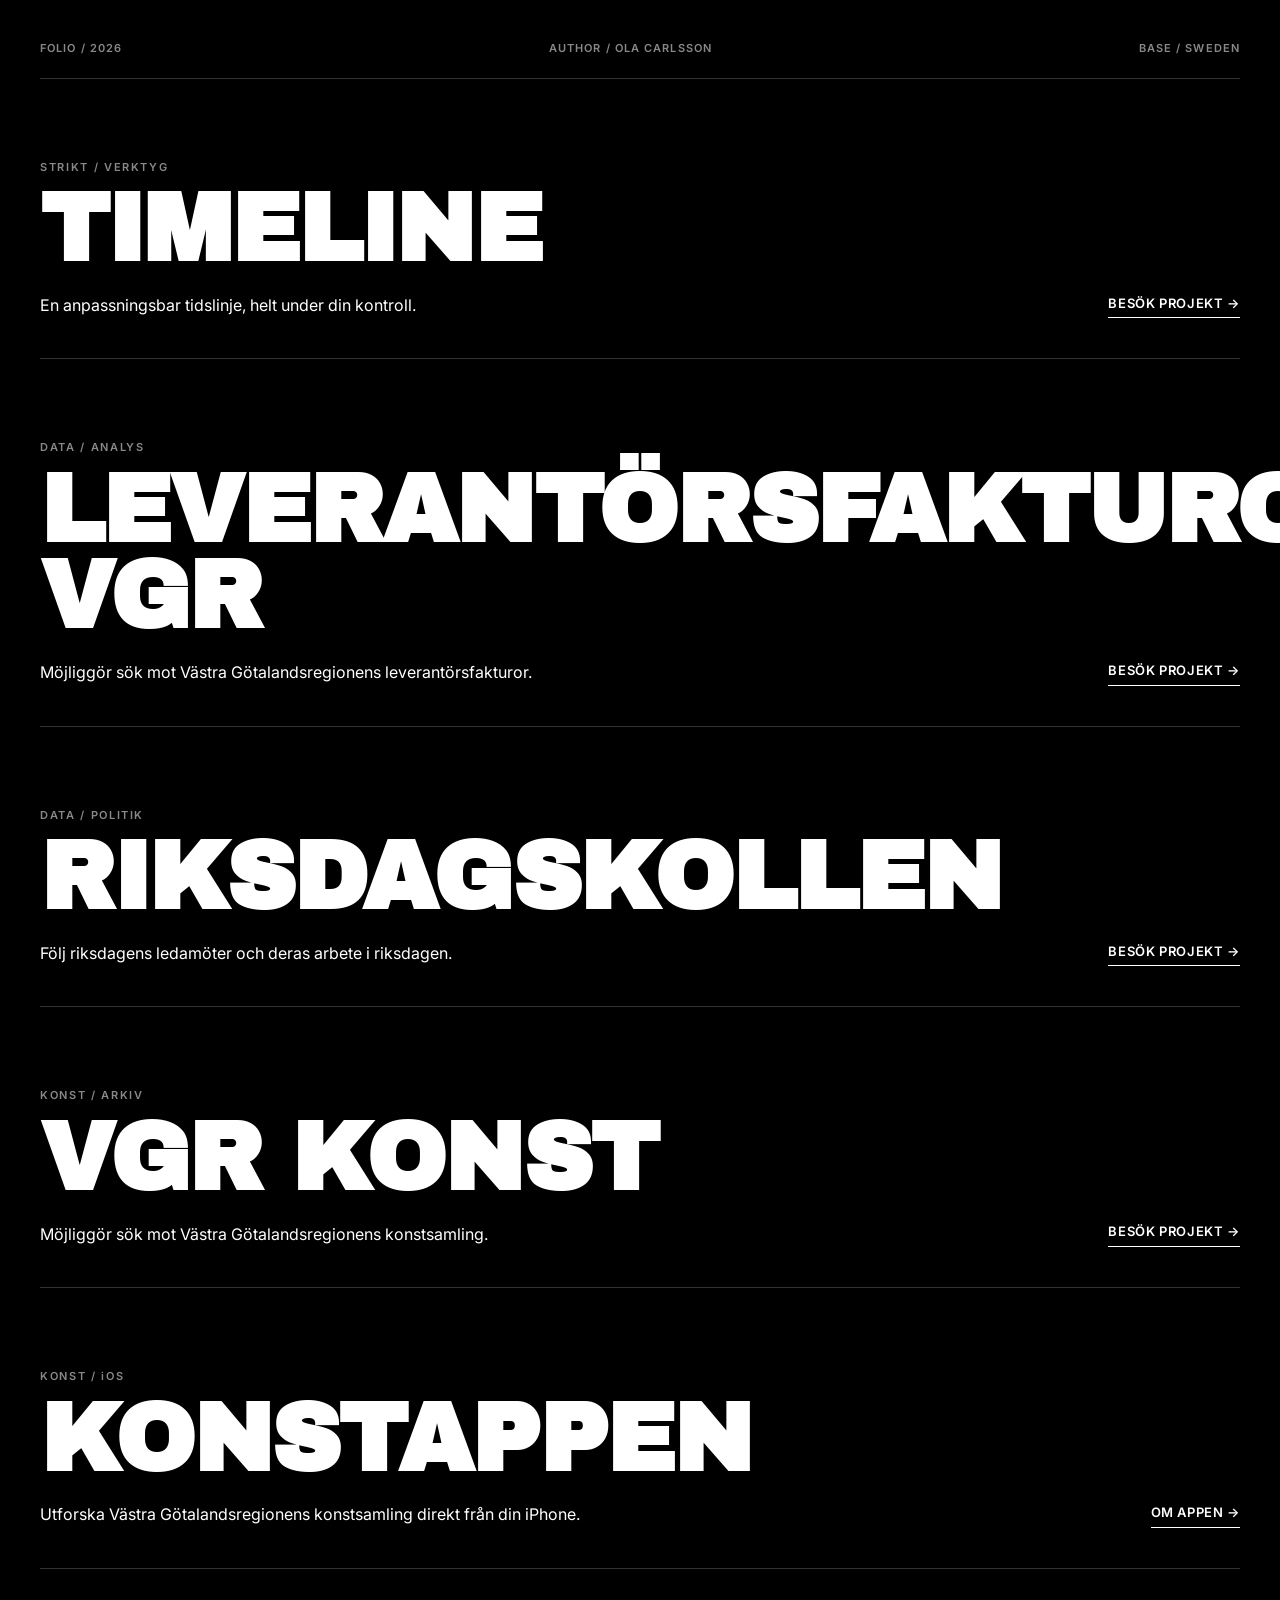
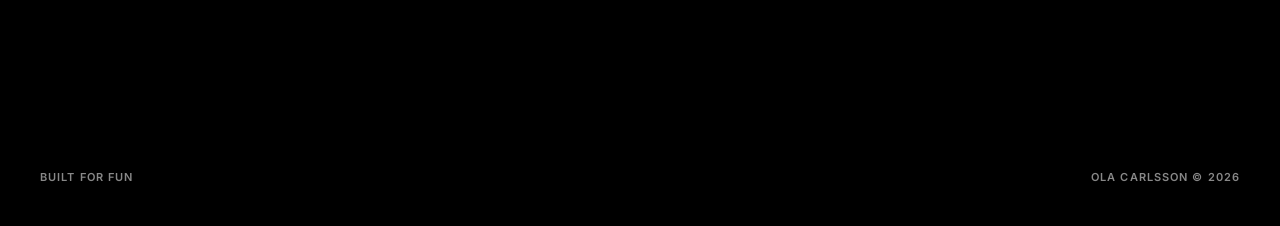
<file: index.html>
<!DOCTYPE html>
<html lang="sv">

<head>
    <meta charset="UTF-8">
    <meta name="viewport" content="width=device-width, initial-scale=1.0">
    <title>Ola Carlsson</title>
    <link rel="preconnect" href="https://fonts.googleapis.com">
    <link rel="preconnect" href="https://fonts.gstatic.com" crossorigin>
    <link href="https://fonts.googleapis.com/css2?family=Archivo+Black&family=Inter:wght@400;600&display=swap"
        rel="stylesheet">
    <link rel="stylesheet" href="style.css">
</head>

<body>
    <div class="site-wrapper">
        <header class="main-header">
            <div class="header-metadata">
                <span class="meta-item">FOLIO / 2026</span>
                <span class="meta-item">AUTHOR / OLA CARLSSON</span>
                <span class="meta-item">BASE / SWEDEN</span>
            </div>
            <div class="header-divider"></div>
        </header>

        <main class="project-stack">
            <article class="project-item">
                <a href="https://timeline.olacarlsson.com" target="_blank" class="project-link">
                    <header class="project-header">
                        <span class="project-type">STRIKT / VERKTYG</span>
                        <h2 class="project-title">TIMELINE</h2>
                    </header>
                    <div class="project-body">
                        <p class="project-description">En anpassningsbar tidslinje, helt under din kontroll.</p>
                        <span class="project-action">BESÖK PROJEKT →</span>
                    </div>
                </a>
                <div class="project-divider"></div>
            </article>

            <article class="project-item">
                <a href="https://leverantorsfakturor-vgr.olacarlsson.com" target="_blank" class="project-link">
                    <header class="project-header">
                        <span class="project-type">DATA / ANALYS</span>
                        <h2 class="project-title">LEVERANTÖRSFAKTUROR VGR</h2>
                    </header>
                    <div class="project-body">
                        <p class="project-description">Möjliggör sök mot Västra Götalandsregionens leverantörsfakturor.
                        </p>
                        <span class="project-action">BESÖK PROJEKT →</span>
                    </div>
                </a>
                <div class="project-divider"></div>
            </article>

            <article class="project-item">
                <a href="https://riksdagskollen.olacarlsson.com" target="_blank" class="project-link">
                    <header class="project-header">
                        <span class="project-type">DATA / POLITIK</span>
                        <h2 class="project-title">RIKSDAGSKOLLEN</h2>
                    </header>
                    <div class="project-body">
                        <p class="project-description">Följ riksdagens ledamöter och deras arbete i riksdagen.</p>
                        <span class="project-action">BESÖK PROJEKT →</span>
                    </div>
                </a>
                <div class="project-divider"></div>
            </article>

            <article class="project-item">
                <a href="https://vgr-konst.olacarlsson.com" target="_blank" class="project-link">
                    <header class="project-header">
                        <span class="project-type">KONST / ARKIV</span>
                        <h2 class="project-title">VGR KONST</h2>
                    </header>
                    <div class="project-body">
                        <p class="project-description">Möjliggör sök mot Västra Götalandsregionens konstsamling.</p>
                        <span class="project-action">BESÖK PROJEKT →</span>
                    </div>
                </a>
                <div class="project-divider"></div>
            </article>

            <article class="project-item">
                <a href="/konstappen/" class="project-link">
                    <header class="project-header">
                        <span class="project-type">KONST / iOS</span>
                        <h2 class="project-title">KONSTAPPEN</h2>
                    </header>
                    <div class="project-body">
                        <p class="project-description">Utforska Västra Götalandsregionens konstsamling direkt från din iPhone.</p>
                        <span class="project-action">OM APPEN →</span>
                    </div>
                </a>
                <div class="project-divider"></div>
            </article>
        </main>

        <footer class="main-footer">
            <div class="footer-metadata">
                <span class="meta-item">BUILT FOR FUN</span>
                <span class="meta-item">OLA CARLSSON © 2026</span>
            </div>
        </footer>
    </div>
</body>

</html>
</file>
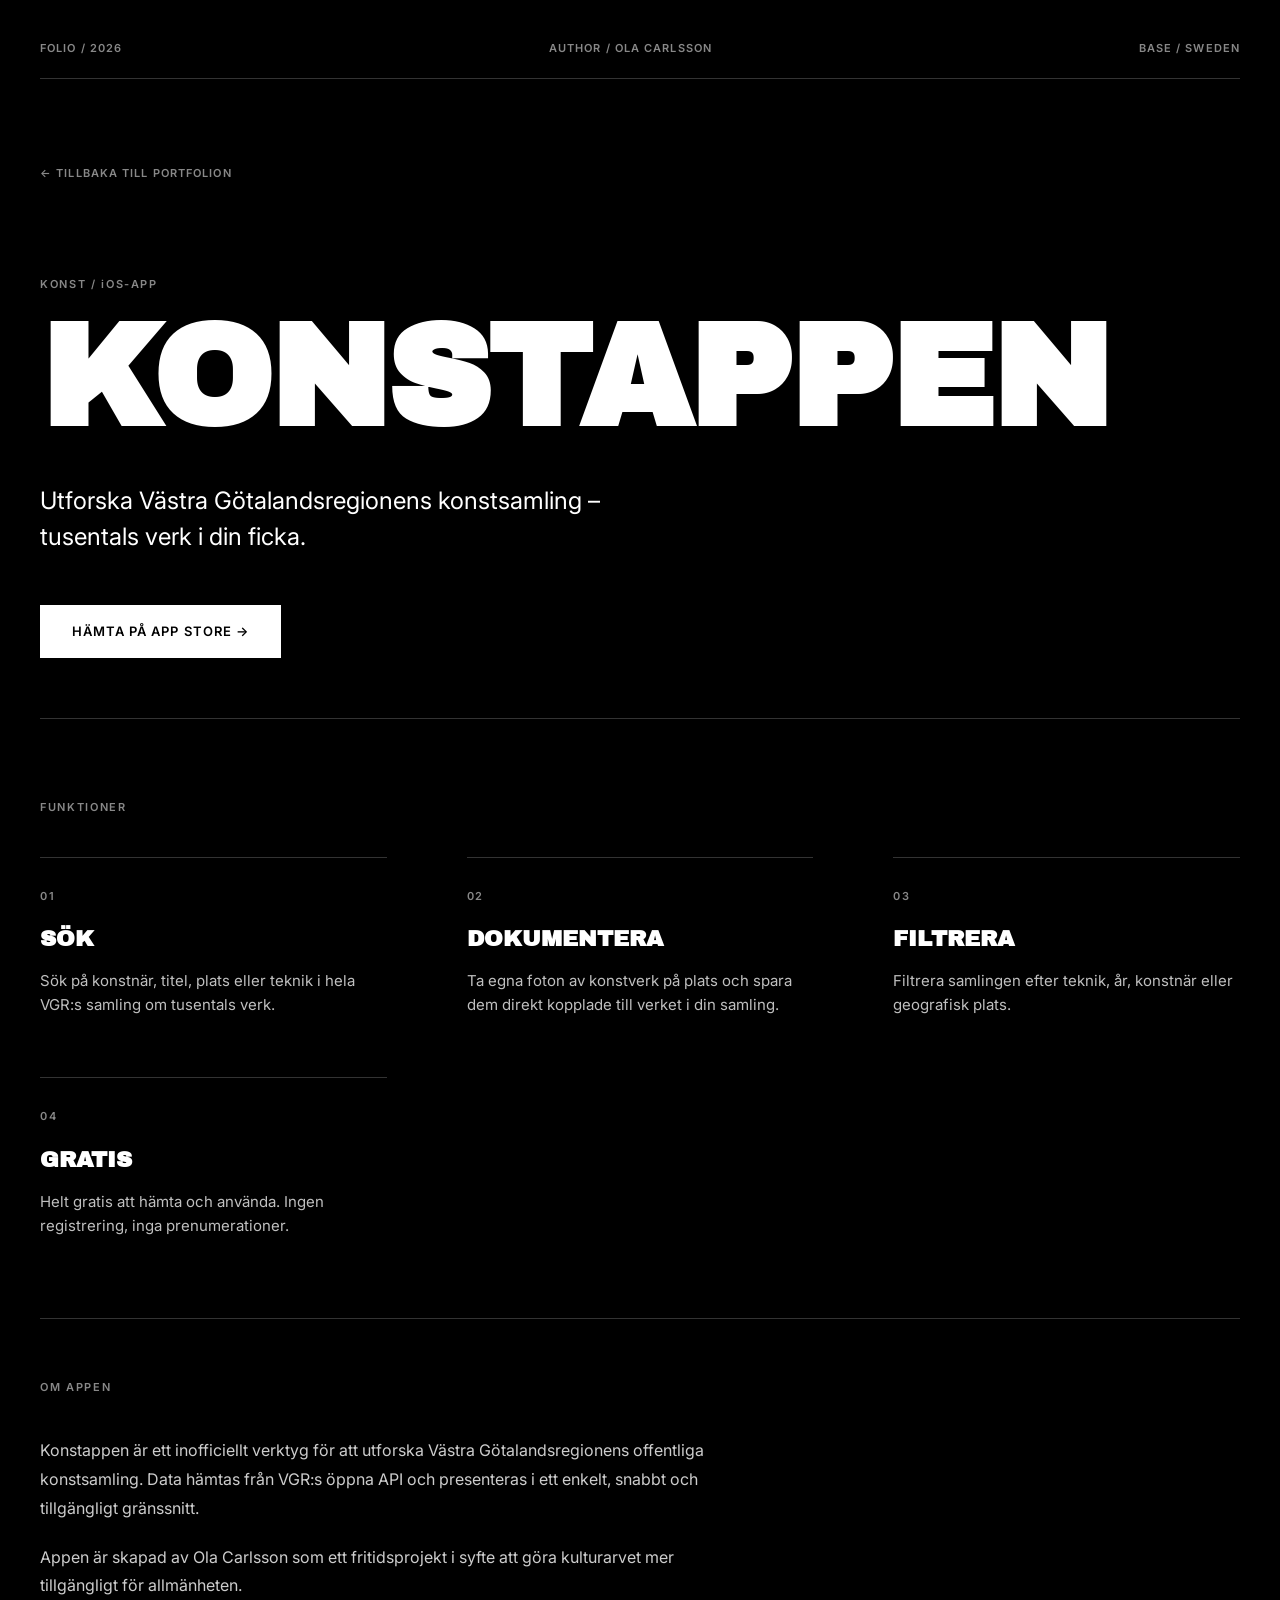
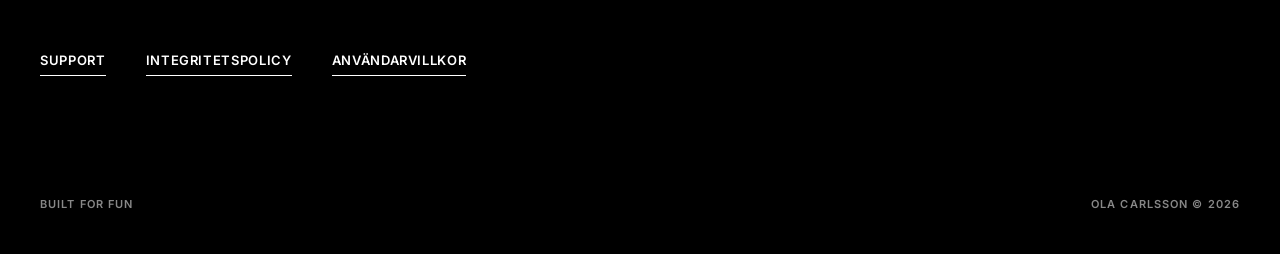
<file: konstappen/index.html>
<!DOCTYPE html>
<html lang="sv">

<head>
    <meta charset="UTF-8">
    <meta name="viewport" content="width=device-width, initial-scale=1.0">
    <title>Konstappen – Utforska VGR:s konstsamling</title>
    <meta name="description" content="Konstappen låter dig utforska och söka i Västra Götalandsregionens konstsamling direkt från din iPhone.">
    <link rel="preconnect" href="https://fonts.googleapis.com">
    <link rel="preconnect" href="https://fonts.gstatic.com" crossorigin>
    <link href="https://fonts.googleapis.com/css2?family=Archivo+Black&family=Inter:wght@400;600&display=swap"
        rel="stylesheet">
    <link rel="stylesheet" href="../style.css">
    <style>
        .app-hero {
            padding: 80px 0 60px;
            border-bottom: 1px solid var(--divider);
            margin-bottom: 80px;
        }

        .app-badge {
            display: inline-block;
            font-size: 11px;
            font-weight: 600;
            letter-spacing: 0.15em;
            color: var(--text-muted);
            margin-bottom: 20px;
        }

        .app-title {
            font-family: var(--font-heading);
            font-size: clamp(3rem, 12vw, 9rem);
            line-height: 0.9;
            letter-spacing: -0.02em;
            margin-bottom: 40px;
        }

        .app-tagline {
            font-size: clamp(1.1rem, 3vw, 1.5rem);
            max-width: 560px;
            line-height: 1.5;
            margin-bottom: 50px;
        }

        .app-store-btn {
            display: inline-block;
            background: var(--text);
            color: var(--bg);
            font-family: var(--font-body);
            font-size: 13px;
            font-weight: 600;
            letter-spacing: 0.08em;
            padding: 16px 32px;
            text-decoration: none;
            transition: opacity 0.3s ease;
        }

        .app-store-btn:hover {
            opacity: 0.8;
        }

        .features-section {
            margin-bottom: 80px;
        }

        .section-label {
            font-size: 11px;
            font-weight: 600;
            letter-spacing: 0.15em;
            color: var(--text-muted);
            margin-bottom: 40px;
        }

        .features-grid {
            display: grid;
            grid-template-columns: repeat(auto-fit, minmax(260px, 1fr));
            gap: 60px 80px;
        }

        .feature-item {
            border-top: 1px solid var(--divider);
            padding-top: 30px;
        }

        .feature-number {
            font-size: 11px;
            font-weight: 600;
            letter-spacing: 0.15em;
            color: var(--text-muted);
            margin-bottom: 16px;
        }

        .feature-title {
            font-family: var(--font-heading);
            font-size: 1.4rem;
            margin-bottom: 12px;
        }

        .feature-desc {
            font-size: 15px;
            color: rgba(255,255,255,0.75);
            line-height: 1.6;
        }

        .about-section {
            border-top: 1px solid var(--divider);
            padding-top: 60px;
            margin-bottom: 80px;
        }

        .about-text {
            font-size: 16px;
            max-width: 700px;
            line-height: 1.8;
            color: rgba(255,255,255,0.8);
        }

        .about-text + .about-text {
            margin-top: 20px;
        }

        .links-row {
            display: flex;
            gap: 40px;
            flex-wrap: wrap;
            margin-top: 50px;
        }

        .inline-link {
            font-size: 13px;
            font-weight: 600;
            letter-spacing: 0.05em;
            color: var(--text);
            text-decoration: none;
            border-bottom: 1px solid var(--text);
            padding-bottom: 4px;
            transition: opacity 0.3s ease;
        }

        .inline-link:hover {
            opacity: 0.6;
        }

        .back-link {
            display: inline-block;
            font-size: 11px;
            font-weight: 600;
            letter-spacing: 0.1em;
            color: var(--text-muted);
            text-decoration: none;
            margin-bottom: 8px;
            transition: color 0.3s ease;
        }

        .back-link:hover {
            color: var(--text);
        }
    </style>
</head>

<body>
    <div class="site-wrapper">
        <header class="main-header">
            <div class="header-metadata">
                <span class="meta-item">FOLIO / 2026</span>
                <span class="meta-item">AUTHOR / OLA CARLSSON</span>
                <span class="meta-item">BASE / SWEDEN</span>
            </div>
            <div class="header-divider"></div>
        </header>

        <main>
            <a href="/" class="back-link">← TILLBAKA TILL PORTFOLION</a>

            <section class="app-hero">
                <span class="app-badge">KONST / iOS-APP</span>
                <h1 class="app-title">KONST&shy;APPEN</h1>
                <p class="app-tagline">Utforska Västra Götalandsregionens konstsamling – tusentals verk i din ficka.</p>
                <a href="#" class="app-store-btn">HÄMTA PÅ APP STORE →</a>
            </section>

            <section class="features-section">
                <p class="section-label">FUNKTIONER</p>
                <div class="features-grid">
                    <div class="feature-item">
                        <p class="feature-number">01</p>
                        <h2 class="feature-title">SÖK</h2>
                        <p class="feature-desc">Sök på konstnär, titel, plats eller teknik i hela VGR:s samling om tusentals verk.</p>
                    </div>
                    <div class="feature-item">
                        <p class="feature-number">02</p>
                        <h2 class="feature-title">DOKUMENTERA</h2>
                        <p class="feature-desc">Ta egna foton av konstverk på plats och spara dem direkt kopplade till verket i din samling.</p>
                    </div>
                    <div class="feature-item">
                        <p class="feature-number">03</p>
                        <h2 class="feature-title">FILTRERA</h2>
                        <p class="feature-desc">Filtrera samlingen efter teknik, år, konstnär eller geografisk plats.</p>
                    </div>
                    <div class="feature-item">
                        <p class="feature-number">04</p>
                        <h2 class="feature-title">GRATIS</h2>
                        <p class="feature-desc">Helt gratis att hämta och använda. Ingen registrering, inga prenumerationer.</p>
                    </div>
                </div>
            </section>

            <section class="about-section">
                <p class="section-label">OM APPEN</p>
                <p class="about-text">
                    Konstappen är ett inofficiellt verktyg för att utforska Västra Götalandsregionens offentliga konstsamling. Data hämtas från VGR:s öppna API och presenteras i ett enkelt, snabbt och tillgängligt gränssnitt.
                </p>
                <p class="about-text">
                    Appen är skapad av Ola Carlsson som ett fritidsprojekt i syfte att göra kulturarvet mer tillgängligt för allmänheten.
                </p>
                <div class="links-row">
                    <a href="support/" class="inline-link">SUPPORT</a>
                    <a href="privacy/" class="inline-link">INTEGRITETSPOLICY</a>
                    <a href="terms/" class="inline-link">ANVÄNDARVILLKOR</a>
                </div>
            </section>
        </main>

        <footer class="main-footer">
            <div class="footer-metadata">
                <span class="meta-item">BUILT FOR FUN</span>
                <span class="meta-item">OLA CARLSSON © 2026</span>
            </div>
        </footer>
    </div>
</body>

</html>
</file>
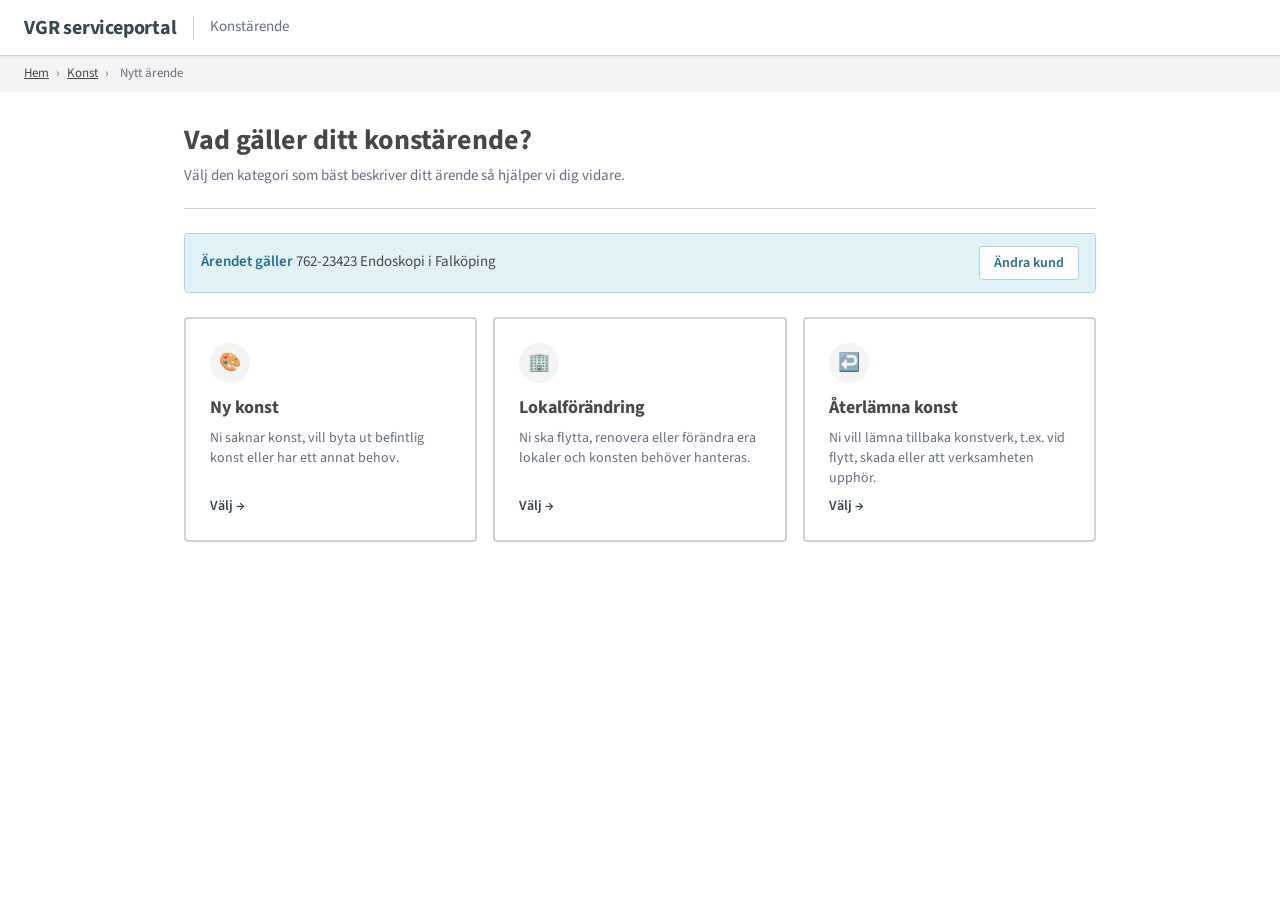
<file: konstformular/index.html>
<!DOCTYPE html>
<html lang="sv">

<head>
    <meta charset="UTF-8">
    <meta name="viewport" content="width=device-width, initial-scale=1.0">
    <title>Konstärende – VGR serviceportal</title>
    <meta name="robots" content="noindex, nofollow">
    <link rel="preconnect" href="https://fonts.googleapis.com">
    <link rel="preconnect" href="https://fonts.gstatic.com" crossorigin>
    <link href="https://fonts.googleapis.com/css2?family=Source+Sans+3:wght@400;600;700&display=swap" rel="stylesheet">
    <style>
        /* ── Reset & base ── */
        *, *::before, *::after { box-sizing: border-box; margin: 0; padding: 0; }

        :root {
            --brand:        #37474f;
            --brand-dark:   #273238;
            --text:         #494746;
            --muted:        #656e81;
            --success:      #008755;
            --danger:       #c8102e;
            --border:       #d0d3d4;
            --bg-light:     #f4f4f4;
            --bg-info:      #e1f2f7;
            --font:         'Source Sans 3', 'Source Sans Pro', Arial, sans-serif;
        }

        html { font-size: 10px; }

        body {
            font-family: var(--font);
            font-size: 1.6rem;
            color: var(--text);
            background: #fff;
            line-height: 1.5;
        }

        a { color: var(--text); text-decoration: underline; }
        a:hover { text-decoration: none; }

        /* ── Navbar ── */
        .navbar {
            background: #fff;
            border-bottom: 1px solid var(--border);
            padding: 0 2.4rem;
            height: 5.6rem;
            display: flex;
            align-items: center;
            gap: 1.6rem;
            position: sticky;
            top: 0;
            z-index: 100;
            box-shadow: 0 1px 3px rgba(0,0,0,.08);
        }

        .navbar-brand {
            font-size: 2rem;
            font-weight: 700;
            color: var(--brand);
            text-decoration: none;
            letter-spacing: -.01em;
            flex-shrink: 0;
        }

        .navbar-divider {
            width: 1px;
            height: 2.4rem;
            background: var(--border);
        }

        .navbar-title {
            font-size: 1.5rem;
            color: var(--muted);
            font-weight: 400;
        }

        /* ── Breadcrumbs ── */
        .breadcrumbs {
            background: var(--bg-light);
            padding: .8rem 2.4rem;
            font-size: 1.3rem;
            color: var(--muted);
        }

        .breadcrumbs a {
            color: var(--text);
            text-decoration: underline;
        }

        .breadcrumbs span { margin: 0 .4rem; }

        /* ── Page layout ── */
        .page-wrapper {
            max-width: 960px;
            margin: 0 auto;
            padding: 3.2rem 2.4rem 8rem;
        }

        .page-header {
            margin-bottom: 2.4rem;
            padding-bottom: 2rem;
            border-bottom: 1px solid var(--border);
        }

        .page-header h1 {
            font-size: 2.8rem;
            font-weight: 700;
            color: var(--text);
            line-height: 1.2;
        }

        .page-header p {
            margin-top: .8rem;
            color: var(--muted);
            font-size: 1.5rem;
        }

        /* ── Panel ── */
        .panel {
            background: #fff;
            border: 1px solid var(--border);
            border-radius: .4rem;
            margin-bottom: 2.4rem;
        }

        .panel-heading {
            padding: 1.6rem 2.4rem;
            border-bottom: 1px solid var(--border);
            background: var(--bg-light);
            border-radius: .4rem .4rem 0 0;
        }

        .panel-heading h2 {
            font-size: 1.8rem;
            font-weight: 700;
            color: var(--text);
        }

        .panel-body {
            padding: 2.4rem;
        }

        /* ── Wizard steps ── */
        .wizard-step { display: none; }
        .wizard-step.active { display: block; }

        /* ── Category cards (step 1) ── */
        .category-grid {
            display: grid;
            grid-template-columns: repeat(auto-fit, minmax(24rem, 1fr));
            gap: 1.6rem;
        }

        .category-card {
            display: flex;
            flex-direction: column;
            align-items: flex-start;
            background: #fff;
            border: 2px solid var(--border);
            border-radius: .4rem;
            padding: 2.4rem;
            cursor: pointer;
            text-align: left;
            font-family: var(--font);
            transition: border-color .15s ease, box-shadow .15s ease;
            gap: .8rem;
        }

        .category-card:hover,
        .category-card:focus {
            border-color: var(--brand);
            box-shadow: 0 2px 8px rgba(55,71,79,.12);
            outline: none;
        }

        .category-card .card-icon {
            width: 4rem;
            height: 4rem;
            background: var(--bg-light);
            border-radius: 50%;
            display: flex;
            align-items: center;
            justify-content: center;
            font-size: 1.8rem;
            margin-bottom: .4rem;
        }

        .category-card .card-title {
            font-size: 1.8rem;
            font-weight: 700;
            color: var(--text);
        }

        .category-card .card-desc {
            font-size: 1.4rem;
            color: var(--muted);
        }

        .category-card .card-arrow {
            margin-top: auto;
            font-size: 1.4rem;
            color: var(--brand);
            font-weight: 600;
        }

        /* ── Form groups ── */
        .form-group {
            margin-bottom: 2.4rem;
        }

        .form-group:last-child {
            margin-bottom: 0;
        }

        .field-label {
            display: block;
            font-size: 1.5rem;
            font-weight: 600;
            color: var(--text);
            margin-bottom: .6rem;
        }

        .mandatory-star {
            color: var(--danger);
            margin-right: .3rem;
            font-size: 1rem;
            vertical-align: super;
        }

        .field-hint {
            font-size: 1.3rem;
            color: var(--muted);
            margin-bottom: .8rem;
            line-height: 1.4;
        }

        .form-control {
            display: block;
            width: 100%;
            padding: .9rem 1.2rem;
            font-family: var(--font);
            font-size: 1.6rem;
            color: var(--text);
            background: #fff;
            border: 1px solid var(--border);
            border-radius: .4rem;
            outline: none;
            transition: border-color .15s ease, box-shadow .15s ease;
            -webkit-appearance: none;
            max-width: 56rem;
        }

        .form-control:focus {
            border-color: var(--brand);
            box-shadow: 0 0 0 3px rgba(55,71,79,.15);
        }

        .form-control::placeholder { color: #aaa; }

        textarea.form-control {
            resize: vertical;
            min-height: 9.6rem;
            max-width: 56rem;
        }

        /* ── Radio options ── */
        .radio-list {
            display: flex;
            flex-direction: column;
            gap: .4rem;
            max-width: 56rem;
        }

        .radio-item {
            display: flex;
            align-items: center;
            gap: 1rem;
            padding: 1rem 1.4rem;
            border: 1px solid var(--border);
            border-radius: .4rem;
            cursor: pointer;
            transition: border-color .15s ease, background .15s ease;
            font-size: 1.6rem;
            color: var(--text);
            user-select: none;
        }

        .radio-item:hover {
            border-color: var(--brand);
            background: #f9fafb;
        }

        .radio-item.is-selected {
            border-color: var(--brand);
            background: #f0f4f6;
        }

        .radio-item input[type="radio"] {
            appearance: none;
            -webkit-appearance: none;
            width: 1.8rem;
            height: 1.8rem;
            border: 2px solid var(--border);
            border-radius: 50%;
            flex-shrink: 0;
            position: relative;
            cursor: pointer;
            transition: border-color .15s ease;
        }

        .radio-item input[type="radio"]:checked {
            border-color: var(--brand);
        }

        .radio-item input[type="radio"]:checked::after {
            content: '';
            position: absolute;
            width: .8rem;
            height: .8rem;
            background: var(--brand);
            border-radius: 50%;
            top: 50%;
            left: 50%;
            transform: translate(-50%, -50%);
        }

        .radio-item input[type="radio"]:focus {
            outline: 3px solid rgba(55,71,79,.2);
            outline-offset: 2px;
        }

        /* ── Conditional section ── */
        .cond-section { display: none; }
        .cond-section.visible { display: block; }

        .cond-section > .panel {
            border-left: 3px solid var(--brand);
            margin-top: 1.6rem;
            margin-bottom: 0;
        }

        /* ── Section divider ── */
        .section-divider {
            height: 1px;
            background: var(--border);
            margin: 2.4rem 0;
        }

        /* ── Buttons ── */
        .btn {
            display: inline-flex;
            align-items: center;
            gap: .6rem;
            padding: 1rem 2.4rem;
            font-family: var(--font);
            font-size: 1.6rem;
            font-weight: 600;
            border-radius: .4rem;
            border: 1px solid transparent;
            cursor: pointer;
            text-decoration: none;
            transition: background .15s ease, border-color .15s ease;
            line-height: 1.4;
        }

        .btn-primary {
            background: var(--brand);
            color: #fff;
            border-color: var(--brand);
        }

        .btn-primary:hover { background: var(--brand-dark); border-color: var(--brand-dark); }
        .btn-primary:focus { outline: 3px solid rgba(55,71,79,.3); outline-offset: 2px; }

        .btn-default {
            background: #fff;
            color: var(--text);
            border-color: var(--border);
        }

        .btn-default:hover { background: var(--bg-light); }

        .btn-link {
            background: none;
            border: none;
            color: var(--text);
            text-decoration: underline;
            padding: 1rem 0;
            font-size: 1.5rem;
        }

        .btn-link:hover { text-decoration: none; }

        .btn-row {
            display: flex;
            align-items: center;
            gap: 1.6rem;
            margin-top: 3.2rem;
            flex-wrap: wrap;
        }

        /* ── Confirmation / summary ── */
        .confirm-banner {
            background: #e8f5ee;
            border: 1px solid #008755;
            border-radius: .4rem;
            padding: 2rem 2.4rem;
            margin-bottom: 2.4rem;
            display: flex;
            align-items: flex-start;
            gap: 1.2rem;
        }

        .confirm-icon {
            font-size: 2.4rem;
            line-height: 1;
            flex-shrink: 0;
        }

        .confirm-banner h2 {
            font-size: 2rem;
            font-weight: 700;
            color: var(--success);
            margin-bottom: .4rem;
        }

        .confirm-banner p {
            font-size: 1.5rem;
            color: var(--text);
        }

        .summary-table {
            width: 100%;
            border-collapse: collapse;
            font-size: 1.5rem;
        }

        .summary-table tr {
            border-bottom: 1px solid var(--border);
        }

        .summary-table tr:first-child {
            border-top: 1px solid var(--border);
        }

        .summary-table td {
            padding: 1.2rem 1.6rem;
            vertical-align: top;
        }

        .summary-table td:first-child {
            color: var(--muted);
            width: 40%;
            font-weight: 600;
            font-size: 1.3rem;
            text-transform: uppercase;
            letter-spacing: .04em;
        }

        /* ── Validation error ── */
        .error-box {
            background: #f8dedd;
            border: 1px solid var(--danger);
            border-radius: .4rem;
            padding: 1.2rem 1.6rem;
            margin-bottom: 2rem;
            font-size: 1.5rem;
            color: #8c1a18;
            display: none;
        }

        .error-box.visible { display: block; }
        .error-box ul { padding-left: 1.8rem; margin-top: .4rem; }
        .error-box li { margin-top: .4rem; }

        /* ── Customer info banner ── */
        .customer-banner {
            display: flex;
            align-items: center;
            justify-content: space-between;
            gap: 1.6rem;
            background: var(--bg-info);
            border: 1px solid #a8d5e8;
            border-radius: .4rem;
            padding: 1.2rem 1.6rem;
            margin-bottom: 2.4rem;
            flex-wrap: wrap;
        }

        .customer-banner-text {
            font-size: 1.5rem;
            color: #207187;
            font-weight: 600;
        }

        .customer-banner-text span {
            font-weight: 400;
            color: var(--text);
        }

        .btn-change-customer {
            background: #fff;
            border: 1px solid #a8d5e8;
            color: #207187;
            font-family: var(--font);
            font-size: 1.4rem;
            font-weight: 600;
            padding: .6rem 1.4rem;
            border-radius: .4rem;
            cursor: pointer;
            white-space: nowrap;
            transition: background .15s ease;
            flex-shrink: 0;
        }

        .btn-change-customer:hover { background: #cce9f3; }

        /* ── Responsive ── */
        @media (max-width: 600px) {
            .page-wrapper { padding: 2rem 1.6rem 6rem; }
            .panel-body { padding: 1.6rem; }
            .category-grid { grid-template-columns: 1fr; }
            .btn-row { flex-direction: column; align-items: flex-start; }
        }
    </style>
</head>

<body>

    <!-- Navbar -->
    <nav class="navbar" role="navigation" aria-label="Huvudnavigering">
        <span class="navbar-brand">VGR serviceportal</span>
        <div class="navbar-divider"></div>
        <span class="navbar-title">Konstärende</span>
    </nav>

    <!-- Breadcrumbs -->
    <div class="breadcrumbs" aria-label="Brödsmulor">
        <a href="#">Hem</a>
        <span aria-hidden="true">›</span>
        <a href="#">Konst</a>
        <span aria-hidden="true">›</span>
        <span aria-current="page">Nytt ärende</span>
    </div>

    <div class="page-wrapper">

        <!-- ═══════════════════════════════════════════
             STEG 1 — Välj ärendetyp
        ═══════════════════════════════════════════ -->
        <div class="wizard-step active" id="step-main">
            <div class="page-header">
                <h1>Vad gäller ditt konstärende?</h1>
                <p>Välj den kategori som bäst beskriver ditt ärende så hjälper vi dig vidare.</p>
            </div>

            <div class="customer-banner">
                <div class="customer-banner-text">
                    Ärendet gäller <span>762-23423 Endoskopi i Falköping</span>
                </div>
                <button class="btn-change-customer" onclick="alert('Ändra kund – ej implementerat')">Ändra kund</button>
            </div>

            <div class="category-grid">
                <button class="category-card" onclick="selectCategory('ny-konst')">
                    <div class="card-icon">🎨</div>
                    <div class="card-title">Ny konst</div>
                    <div class="card-desc">Ni saknar konst, vill byta ut befintlig konst eller har ett annat behov.</div>
                    <div class="card-arrow">Välj →</div>
                </button>
                <button class="category-card" onclick="selectCategory('lokalforandring')">
                    <div class="card-icon">🏢</div>
                    <div class="card-title">Lokalförändring</div>
                    <div class="card-desc">Ni ska flytta, renovera eller förändra era lokaler och konsten behöver hanteras.</div>
                    <div class="card-arrow">Välj →</div>
                </button>
                <button class="category-card" onclick="selectCategory('aterlämna')">
                    <div class="card-icon">↩️</div>
                    <div class="card-title">Återlämna konst</div>
                    <div class="card-desc">Ni vill lämna tillbaka konstverk, t.ex. vid flytt, skada eller att verksamheten upphör.</div>
                    <div class="card-arrow">Välj →</div>
                </button>
            </div>
        </div>

        <!-- ═══════════════════════════════════════════
             NY KONST
        ═══════════════════════════════════════════ -->
        <div class="wizard-step" id="step-ny-konst">
            <div class="page-header">
                <h1>Ny konst</h1>
                <p>Berätta om ert behov så kan vi hitta rätt konst för er verksamhet.</p>
            </div>

            <div id="nk-error" class="error-box" role="alert"></div>

            <div class="panel">
                <div class="panel-heading"><h2>Anledning</h2></div>
                <div class="panel-body">

                    <div class="form-group">
                        <label class="field-label">
                            <span class="mandatory-star" aria-label="Obligatoriskt">★</span>Varför vill ni ha ny konst?
                        </label>
                        <div class="radio-list" role="radiogroup">
                            <label class="radio-item">
                                <input type="radio" name="nk-anledning" value="saknar" onchange="updateNyKonst()">
                                Saknar konst idag
                            </label>
                            <label class="radio-item">
                                <input type="radio" name="nk-anledning" value="byta" onchange="updateNyKonst()">
                                Vill byta ut konst
                            </label>
                            <label class="radio-item">
                                <input type="radio" name="nk-anledning" value="annat" onchange="updateNyKonst()">
                                Annat skäl
                            </label>
                        </div>
                    </div>

                    <!-- Annat skäl: ange skäl -->
                    <div class="cond-section" id="nk-annat-skal">
                        <div class="form-group">
                            <label class="field-label" for="nk-skal-text">Ange skäl</label>
                            <textarea class="form-control" id="nk-skal-text" name="nk-skal-text" rows="3"
                                placeholder="Beskriv anledningen..."></textarea>
                        </div>
                    </div>

                    <!-- Saknar konst: ny verksamhet? -->
                    <div class="cond-section" id="nk-ny-verksamhet-block">
                        <div class="section-divider"></div>
                        <div class="form-group">
                            <label class="field-label">
                                <span class="mandatory-star" aria-label="Obligatoriskt">★</span>Är det ny verksamhet?
                            </label>
                            <div class="radio-list" role="radiogroup">
                                <label class="radio-item">
                                    <input type="radio" name="nk-ny-verk" value="ja" onchange="updateNyKonst()">
                                    Ja
                                </label>
                                <label class="radio-item">
                                    <input type="radio" name="nk-ny-verk" value="nej" onchange="updateNyKonst()">
                                    Nej
                                </label>
                            </div>
                        </div>
                    </div>

                    <!-- Ny verksamhet JA: extra fält -->
                    <div class="cond-section" id="nk-oppning-block">
                        <div class="form-group">
                            <label class="field-label" for="nk-oppning">När öppnar verksamheten?</label>
                            <input type="text" class="form-control" id="nk-oppning" name="nk-oppning"
                                placeholder="t.ex. mars 2025 eller ett datum">
                        </div>
                        <div class="form-group">
                            <label class="field-label">Är det en invigning planerad?</label>
                            <div class="radio-list" role="radiogroup">
                                <label class="radio-item">
                                    <input type="radio" name="nk-invigning" value="ja">
                                    Ja
                                </label>
                                <label class="radio-item">
                                    <input type="radio" name="nk-invigning" value="nej">
                                    Nej
                                </label>
                            </div>
                        </div>
                    </div>

                </div>
            </div>

            <!-- Gemensamma fält -->
            <div class="cond-section" id="nk-gemensamma">
                <div class="panel">
                    <div class="panel-heading"><h2>Information om lokaler</h2></div>
                    <div class="panel-body">
                        <div class="form-group">
                            <label class="field-label" for="nk-rum">Hur många rum?</label>
                            <input type="text" class="form-control" id="nk-rum" name="nk-rum"
                                placeholder="Antal rum" style="max-width:20rem">
                        </div>
                        <div class="form-group">
                            <label class="field-label" for="nk-vilka-rum">För vilka rum gäller det?</label>
                            <textarea class="form-control" id="nk-vilka-rum" name="nk-vilka-rum" rows="2"
                                placeholder="t.ex. konferensrum 3A, receptionen..."></textarea>
                        </div>
                        <div class="form-group">
                            <label class="field-label" for="nk-onskemaal">Särskilda önskemål</label>
                            <textarea class="form-control" id="nk-onskemaal" name="nk-onskemaal" rows="3"
                                placeholder="Eventuella önskemål om motiv, storlek, teknik..."></textarea>
                        </div>
                    </div>
                </div>
            </div>

            <div class="btn-row">
                <button class="btn btn-primary" onclick="submitForm('ny-konst')">Skicka ärende</button>
                <button class="btn btn-default" onclick="goBack()">← Tillbaka</button>
            </div>
        </div>

        <!-- ═══════════════════════════════════════════
             LOKALFÖRÄNDRING
        ═══════════════════════════════════════════ -->
        <div class="wizard-step" id="step-lokalforandring">
            <div class="page-header">
                <h1>Lokalförändring</h1>
                <p>Berätta om er planerade flytt eller förändring.</p>
            </div>

            <div id="lf-error" class="error-box" role="alert"></div>

            <div class="panel">
                <div class="panel-heading"><h2>Flytt</h2></div>
                <div class="panel-body">
                    <div class="form-group">
                        <label class="field-label" for="lf-flytta-ut">
                            <span class="mandatory-star" aria-label="Obligatoriskt">★</span>När ska ni flytta ut?
                        </label>
                        <p class="field-hint">Datum eller tidsperiod. Åtminstone ett av flytta ut/in är obligatoriskt.</p>
                        <input type="text" class="form-control" id="lf-flytta-ut" name="lf-flytta-ut"
                            placeholder="t.ex. 2025-06-01 eller juni 2025">
                    </div>
                    <div class="form-group">
                        <label class="field-label" for="lf-flytta-in">
                            <span class="mandatory-star" aria-label="Obligatoriskt">★</span>När ska ni flytta in?
                        </label>
                        <input type="text" class="form-control" id="lf-flytta-in" name="lf-flytta-in"
                            placeholder="t.ex. 2025-09-01 eller hösten 2025">
                    </div>
                </div>
            </div>

            <div class="panel">
                <div class="panel-heading"><h2>Lokaler och konst</h2></div>
                <div class="panel-body">
                    <div class="form-group">
                        <label class="field-label" for="lf-rum">Hur många rum?</label>
                        <input type="text" class="form-control" id="lf-rum" name="lf-rum"
                            placeholder="Antal rum" style="max-width:20rem">
                    </div>
                    <div class="form-group">
                        <label class="field-label" for="lf-vart">Vart ska ni flytta?</label>
                        <input type="text" class="form-control" id="lf-vart" name="lf-vart"
                            placeholder="Adress eller namn på lokalen">
                    </div>
                    <div class="form-group">
                        <label class="field-label">Finns det konst i era nya lokaler?</label>
                        <div class="radio-list" role="radiogroup">
                            <label class="radio-item">
                                <input type="radio" name="lf-konst-nya" value="ja">
                                Ja
                            </label>
                            <label class="radio-item">
                                <input type="radio" name="lf-konst-nya" value="nej">
                                Nej
                            </label>
                            <label class="radio-item">
                                <input type="radio" name="lf-konst-nya" value="vet-ej">
                                Vet ej
                            </label>
                        </div>
                    </div>
                    <div class="form-group">
                        <label class="field-label">Är det en temporär evakuering?</label>
                        <p class="field-hint">Ange i sådana fall under vilken tidsperiod evakueringen gäller.</p>
                        <div class="radio-list" role="radiogroup">
                            <label class="radio-item">
                                <input type="radio" name="lf-temp" value="ja" onchange="updateLokalforandring()">
                                Ja
                            </label>
                            <label class="radio-item">
                                <input type="radio" name="lf-temp" value="nej" onchange="updateLokalforandring()">
                                Nej
                            </label>
                        </div>
                        <div class="cond-section" id="lf-temp-period" style="margin-top:1.2rem;">
                            <input type="text" class="form-control" name="lf-temp-tid"
                                placeholder="t.ex. januari–mars 2025">
                        </div>
                    </div>
                    <div class="form-group">
                        <label class="field-label" for="lf-ovrigt">Övriga upplysningar</label>
                        <textarea class="form-control" id="lf-ovrigt" name="lf-ovrigt" rows="3"
                            placeholder="Något mer vi bör känna till?"></textarea>
                    </div>
                </div>
            </div>

            <div class="btn-row">
                <button class="btn btn-primary" onclick="submitForm('lokalforandring')">Skicka ärende</button>
                <button class="btn btn-default" onclick="goBack()">← Tillbaka</button>
            </div>
        </div>

        <!-- ═══════════════════════════════════════════
             ÅTERLÄMNA KONST
        ═══════════════════════════════════════════ -->
        <div class="wizard-step" id="step-aterlämna">
            <div class="page-header">
                <h1>Återlämna konst</h1>
                <p>Berätta varför ni vill återlämna konst.</p>
            </div>

            <div id="al-error" class="error-box" role="alert"></div>

            <div class="panel">
                <div class="panel-heading"><h2>Anledning</h2></div>
                <div class="panel-body">
                    <div class="form-group">
                        <label class="field-label">
                            <span class="mandatory-star" aria-label="Obligatoriskt">★</span>Varför vill ni återlämna konst?
                        </label>
                        <div class="radio-list" role="radiogroup">
                            <label class="radio-item">
                                <input type="radio" name="al-anledning" value="upphör" onchange="updateAterlämna()">
                                Verksamheten upphör
                            </label>
                            <label class="radio-item">
                                <input type="radio" name="al-anledning" value="skadad" onchange="updateAterlämna()">
                                Konsten är skadad
                            </label>
                            <label class="radio-item">
                                <input type="radio" name="al-anledning" value="ful-gammal" onchange="updateAterlämna()">
                                Konsten är ful/gammal
                            </label>
                            <label class="radio-item">
                                <input type="radio" name="al-anledning" value="annat" onchange="updateAterlämna()">
                                Annat
                            </label>
                        </div>
                    </div>
                </div>
            </div>

            <!-- Verksamheten upphör -->
            <div class="cond-section" id="al-upphör-block">
                <div class="panel">
                    <div class="panel-heading"><h2>Uppgifter om avveckling</h2></div>
                    <div class="panel-body">
                        <div class="form-group">
                            <label class="field-label" for="al-upphör-datum">
                                <span class="mandatory-star" aria-label="Obligatoriskt">★</span>När upphör verksamheten?
                            </label>
                            <p class="field-hint">Ange datum om känt, annars ungefärlig tidsperiod.</p>
                            <input type="text" class="form-control" id="al-upphör-datum" name="al-upphör-datum"
                                placeholder="t.ex. 2025-12-31">
                        </div>
                        <div class="form-group">
                            <label class="field-label" for="al-upphör-mangd">Vilken mängd gäller det?</label>
                            <input type="text" class="form-control" id="al-upphör-mangd" name="al-upphör-mangd"
                                placeholder="Antal konstverk" style="max-width:20rem">
                        </div>
                        <div class="form-group">
                            <label class="field-label" for="al-upphör-ovrigt">Övriga upplysningar</label>
                            <textarea class="form-control" id="al-upphör-ovrigt" name="al-upphör-ovrigt" rows="3"
                                placeholder="Något mer vi bör känna till?"></textarea>
                        </div>
                    </div>
                </div>
            </div>

            <!-- Konsten är skadad -->
            <div class="cond-section" id="al-skadad-block">
                <div class="panel">
                    <div class="panel-heading"><h2>Uppgifter om skadan</h2></div>
                    <div class="panel-body">
                        <div class="form-group">
                            <label class="field-label" for="al-vad-skadat">Vad är skadat?</label>
                            <textarea class="form-control" id="al-vad-skadat" name="al-vad-skadat" rows="2"
                                placeholder="Beskriv skadan..."></textarea>
                        </div>
                        <div class="form-group">
                            <label class="field-label">
                                <span class="mandatory-star" aria-label="Obligatoriskt">★</span>Vill ni ha tillbaka samma konstverk?
                            </label>
                            <div class="radio-list" role="radiogroup">
                                <label class="radio-item">
                                    <input type="radio" name="al-tillbaka" value="ja">
                                    Ja
                                </label>
                                <label class="radio-item">
                                    <input type="radio" name="al-tillbaka" value="nej">
                                    Nej
                                </label>
                            </div>
                        </div>
                        <div class="form-group">
                            <label class="field-label" for="al-monterat">Hur är det monterat?</label>
                            <input type="text" class="form-control" id="al-monterat" name="al-monterat"
                                placeholder="t.ex. spik, upphäng, skruv...">
                        </div>
                        <div class="form-group">
                            <label class="field-label" for="al-skadad-mangd">Vilken mängd gäller det?</label>
                            <input type="text" class="form-control" id="al-skadad-mangd" name="al-skadad-mangd"
                                placeholder="Antal konstverk" style="max-width:20rem">
                        </div>
                        <div class="form-group">
                            <label class="field-label" for="al-storlek">Hur stort är konstverket?</label>
                            <input type="text" class="form-control" id="al-storlek" name="al-storlek"
                                placeholder="Mått i cm, t.ex. 60×80">
                        </div>
                        <div class="form-group">
                            <label class="field-label" for="al-vgnummer">Finns det ett VG-nummer?</label>
                            <input type="text" class="form-control" id="al-vgnummer" name="al-vgnummer"
                                placeholder="VG-nummer om känt">
                        </div>
                        <div class="form-group">
                            <label class="field-label">Är det skadat glas?</label>
                            <div class="radio-list" role="radiogroup">
                                <label class="radio-item">
                                    <input type="radio" name="al-glas" value="ja">
                                    Ja
                                </label>
                                <label class="radio-item">
                                    <input type="radio" name="al-glas" value="nej">
                                    Nej
                                </label>
                            </div>
                        </div>
                    </div>
                </div>
            </div>

            <!-- Ful/gammal eller Annat -->
            <div class="cond-section" id="al-ovrigt-block">
                <div class="panel">
                    <div class="panel-heading"><h2>Ytterligare information</h2></div>
                    <div class="panel-body">
                        <div class="form-group">
                            <label class="field-label" for="al-ovrigt-mangd">Vilken mängd gäller det?</label>
                            <input type="text" class="form-control" id="al-ovrigt-mangd" name="al-ovrigt-mangd"
                                placeholder="Antal konstverk" style="max-width:20rem">
                        </div>
                        <div class="form-group">
                            <label class="field-label" for="al-ovrigt-text">Övriga upplysningar</label>
                            <textarea class="form-control" id="al-ovrigt-text" name="al-ovrigt-text" rows="3"
                                placeholder="Något mer vi bör känna till?"></textarea>
                        </div>
                    </div>
                </div>
            </div>

            <div class="btn-row">
                <button class="btn btn-primary" onclick="submitForm('aterlämna')">Skicka ärende</button>
                <button class="btn btn-default" onclick="goBack()">← Tillbaka</button>
            </div>
        </div>

        <!-- ═══════════════════════════════════════════
             BEKRÄFTELSE
        ═══════════════════════════════════════════ -->
        <div class="wizard-step" id="step-confirm">
            <div class="confirm-banner" role="status">
                <div class="confirm-icon">✅</div>
                <div>
                    <h2>Ärendet är skickat</h2>
                    <p>Vi har tagit emot ditt ärende och återkommer så snart som möjligt.</p>
                </div>
            </div>

            <div class="panel">
                <div class="panel-heading"><h2>Sammanfattning</h2></div>
                <div class="panel-body" style="padding:0">
                    <table class="summary-table" id="summary-table">
                        <!-- fylls i av JS -->
                    </table>
                </div>
            </div>

            <div class="btn-row">
                <button class="btn btn-default" onclick="resetWizard()">← Nytt ärende</button>
            </div>
        </div>

    </div><!-- /page-wrapper -->

    <script>
        /* ── State ── */
        let currentCategory = null;

        /* ── Navigation ── */
        function showStep(id) {
            document.querySelectorAll('.wizard-step').forEach(el => el.classList.remove('active'));
            document.getElementById(id).classList.add('active');
            window.scrollTo({ top: 0, behavior: 'smooth' });
        }

        function selectCategory(cat) {
            currentCategory = cat;
            showStep('step-' + cat);
        }

        function goBack() {
            showStep('step-main');
        }

        function resetWizard() {
            document.querySelectorAll('input, textarea').forEach(el => {
                if (el.type === 'radio' || el.type === 'checkbox') el.checked = false;
                else el.value = '';
            });
            document.querySelectorAll('.cond-section').forEach(el => el.classList.remove('visible'));
            document.querySelectorAll('.radio-item').forEach(el => el.classList.remove('is-selected'));
            document.querySelectorAll('.error-box').forEach(el => {
                el.classList.remove('visible');
                el.innerHTML = '';
            });
            currentCategory = null;
            showStep('step-main');
        }

        /* ── Radio visual feedback ── */
        document.addEventListener('change', function (e) {
            if (e.target.type === 'radio') {
                const group = e.target.closest('[role="radiogroup"]');
                if (group) {
                    group.querySelectorAll('.radio-item').forEach(opt => opt.classList.remove('is-selected'));
                    e.target.closest('.radio-item').classList.add('is-selected');
                }
            }
        });

        /* ── Conditional helpers ── */
        function setVisible(id, visible) {
            const el = document.getElementById(id);
            if (el) el.classList.toggle('visible', visible);
        }

        /* ── Ny konst logic ── */
        function updateNyKonst() {
            const anledning = document.querySelector('input[name="nk-anledning"]:checked')?.value;
            const nyVerk = document.querySelector('input[name="nk-ny-verk"]:checked')?.value;
            setVisible('nk-annat-skal', anledning === 'annat');
            setVisible('nk-ny-verksamhet-block', anledning === 'saknar');
            setVisible('nk-oppning-block', anledning === 'saknar' && nyVerk === 'ja');
            setVisible('nk-gemensamma', !!anledning);
        }

        /* ── Lokalförändring logic ── */
        function updateLokalforandring() {
            const temp = document.querySelector('input[name="lf-temp"]:checked')?.value;
            setVisible('lf-temp-period', temp === 'ja');
        }

        /* ── Återlämna logic ── */
        function updateAterlämna() {
            const anledning = document.querySelector('input[name="al-anledning"]:checked')?.value;
            setVisible('al-upphör-block', anledning === 'upphör');
            setVisible('al-skadad-block', anledning === 'skadad');
            setVisible('al-ovrigt-block', anledning === 'ful-gammal' || anledning === 'annat');
        }

        /* ── Validation ── */
        function showErrors(errorBoxId, messages) {
            const box = document.getElementById(errorBoxId);
            if (!box) return;
            if (messages.length === 0) { box.classList.remove('visible'); box.innerHTML = ''; return; }
            box.innerHTML = '<strong>Vänligen fyll i obligatoriska fält:</strong><ul>'
                + messages.map(m => `<li>${escapeHtml(m)}</li>`).join('')
                + '</ul>';
            box.classList.add('visible');
            box.scrollIntoView({ behavior: 'smooth', block: 'nearest' });
        }

        /* ── Submit ── */
        function submitForm(type) {
            const missing = [];

            if (type === 'ny-konst') {
                const anledning = document.querySelector('input[name="nk-anledning"]:checked');
                if (!anledning) missing.push('Varför vill ni ha ny konst?');
                if (anledning?.value === 'saknar' && !document.querySelector('input[name="nk-ny-verk"]:checked'))
                    missing.push('Är det ny verksamhet?');
                if (missing.length) { showErrors('nk-error', missing); return; }
                showErrors('nk-error', []);
            } else if (type === 'lokalforandring') {
                const ut = document.querySelector('[name="lf-flytta-ut"]')?.value.trim();
                const inn = document.querySelector('[name="lf-flytta-in"]')?.value.trim();
                if (!ut && !inn) missing.push('Ange minst ett av: När ska ni flytta ut / flytta in');
                if (missing.length) { showErrors('lf-error', missing); return; }
                showErrors('lf-error', []);
            } else if (type === 'aterlämna') {
                const anledning = document.querySelector('input[name="al-anledning"]:checked');
                if (!anledning) missing.push('Varför vill ni återlämna konst?');
                if (anledning?.value === 'skadad' && !document.querySelector('input[name="al-tillbaka"]:checked'))
                    missing.push('Vill ni ha tillbaka samma konstverk?');
                if (anledning?.value === 'upphör' && !document.querySelector('[name="al-upphör-datum"]')?.value.trim())
                    missing.push('När upphör verksamheten?');
                if (missing.length) { showErrors('al-error', missing); return; }
                showErrors('al-error', []);
            }

            buildSummary(type);
            showStep('step-confirm');
        }

        /* ── Summary ── */
        function buildSummary(type) {
            const rows = [];

            if (type === 'ny-konst') {
                const av = document.querySelector('input[name="nk-anledning"]:checked')?.value;
                const al = { saknar: 'Saknar konst idag', byta: 'Vill byta ut konst', annat: 'Annat skäl' };
                rows.push(['Ärendetyp', 'Ny konst']);
                rows.push(['Anledning', al[av] || '–']);
                if (av === 'saknar') {
                    const nyVerk = document.querySelector('input[name="nk-ny-verk"]:checked')?.value;
                    rows.push(['Ny verksamhet', nyVerk === 'ja' ? 'Ja' : 'Nej']);
                    if (nyVerk === 'ja') {
                        rows.push(['Öppnar', val('nk-oppning')]);
                        const inv = document.querySelector('input[name="nk-invigning"]:checked')?.value;
                        rows.push(['Invigning planerad', inv === 'ja' ? 'Ja' : inv === 'nej' ? 'Nej' : '–']);
                    }
                }
                if (av === 'annat') rows.push(['Skäl', val('nk-skal-text')]);
                rows.push(['Antal rum', val('nk-rum')]);
                rows.push(['Vilka rum', val('nk-vilka-rum')]);
                rows.push(['Särskilda önskemål', val('nk-onskemaal')]);

            } else if (type === 'lokalforandring') {
                rows.push(['Ärendetyp', 'Lokalförändring']);
                rows.push(['Flytta ut', val('lf-flytta-ut')]);
                rows.push(['Flytta in', val('lf-flytta-in')]);
                rows.push(['Antal rum', val('lf-rum')]);
                rows.push(['Destination', val('lf-vart')]);
                const k = document.querySelector('input[name="lf-konst-nya"]:checked')?.value;
                rows.push(['Konst i nya lokaler', { ja: 'Ja', nej: 'Nej', 'vet-ej': 'Vet ej' }[k] || '–']);
                const t = document.querySelector('input[name="lf-temp"]:checked')?.value;
                rows.push(['Temporär evakuering', t === 'ja' ? 'Ja – ' + val('lf-temp-tid') : t === 'nej' ? 'Nej' : '–']);
                rows.push(['Övriga upplysningar', val('lf-ovrigt')]);

            } else if (type === 'aterlämna') {
                const av = document.querySelector('input[name="al-anledning"]:checked')?.value;
                const al = { 'upphör': 'Verksamheten upphör', skadad: 'Konsten är skadad', 'ful-gammal': 'Konsten är ful/gammal', annat: 'Annat' };
                rows.push(['Ärendetyp', 'Återlämna konst']);
                rows.push(['Anledning', al[av] || '–']);
                if (av === 'upphör') {
                    rows.push(['Verksamheten upphör', val('al-upphör-datum')]);
                    rows.push(['Mängd', val('al-upphör-mangd')]);
                    rows.push(['Övriga upplysningar', val('al-upphör-ovrigt')]);
                } else if (av === 'skadad') {
                    rows.push(['Vad är skadat', val('al-vad-skadat')]);
                    const tb = document.querySelector('input[name="al-tillbaka"]:checked')?.value;
                    rows.push(['Tillbaka samma verk', tb === 'ja' ? 'Ja' : tb === 'nej' ? 'Nej' : '–']);
                    rows.push(['Montering', val('al-monterat')]);
                    rows.push(['Mängd', val('al-skadad-mangd')]);
                    rows.push(['Storlek', val('al-storlek')]);
                    rows.push(['VG-nummer', val('al-vgnummer')]);
                    const gl = document.querySelector('input[name="al-glas"]:checked')?.value;
                    rows.push(['Skadat glas', gl === 'ja' ? 'Ja' : gl === 'nej' ? 'Nej' : '–']);
                } else {
                    rows.push(['Mängd', val('al-ovrigt-mangd')]);
                    rows.push(['Övriga upplysningar', val('al-ovrigt-text')]);
                }
            }

            document.getElementById('summary-table').innerHTML = rows
                .filter(([, v]) => v && v !== '–')
                .map(([l, v]) => `<tr><td>${escapeHtml(l)}</td><td>${escapeHtml(v)}</td></tr>`)
                .join('');
        }

        function val(name) {
            return document.querySelector(`[name="${name}"]`)?.value.trim() || '–';
        }

        function escapeHtml(s) {
            return String(s)
                .replace(/&/g, '&amp;').replace(/</g, '&lt;')
                .replace(/>/g, '&gt;').replace(/"/g, '&quot;');
        }
    </script>
</body>

</html>
</file>
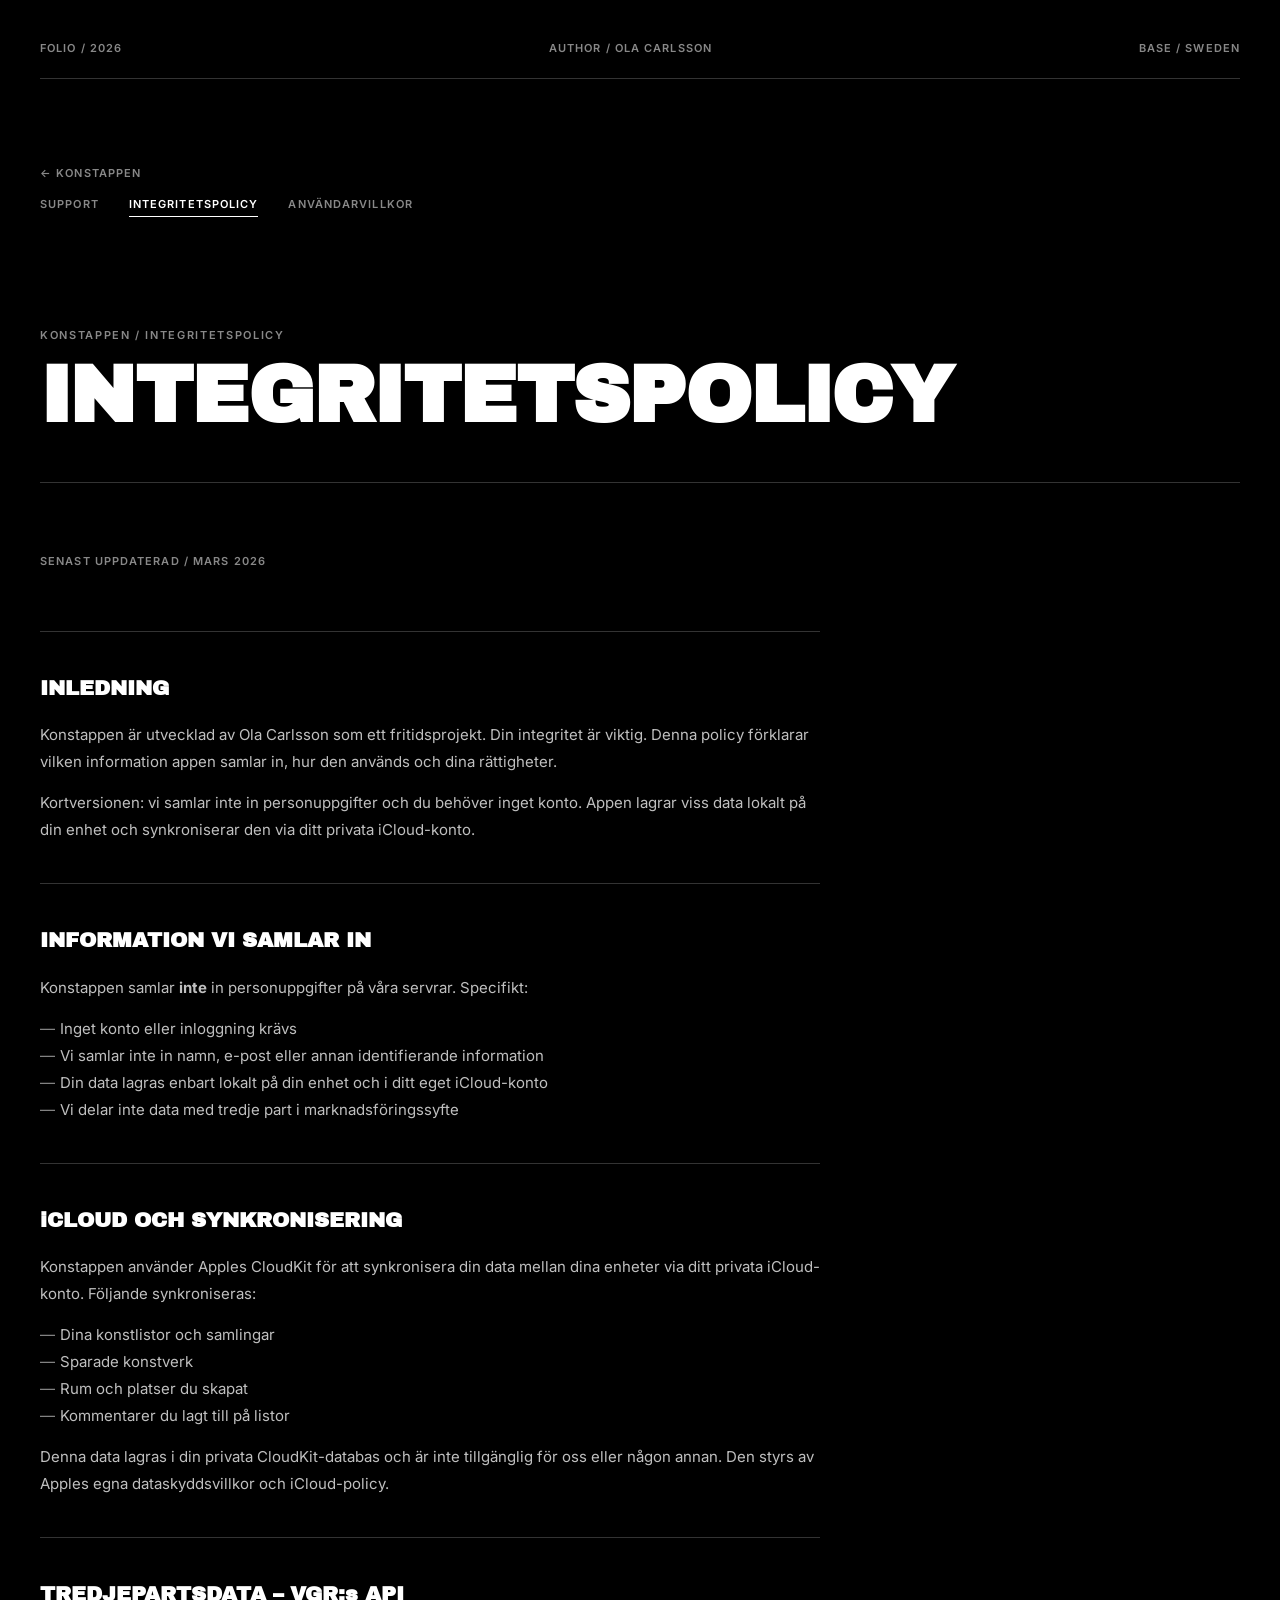
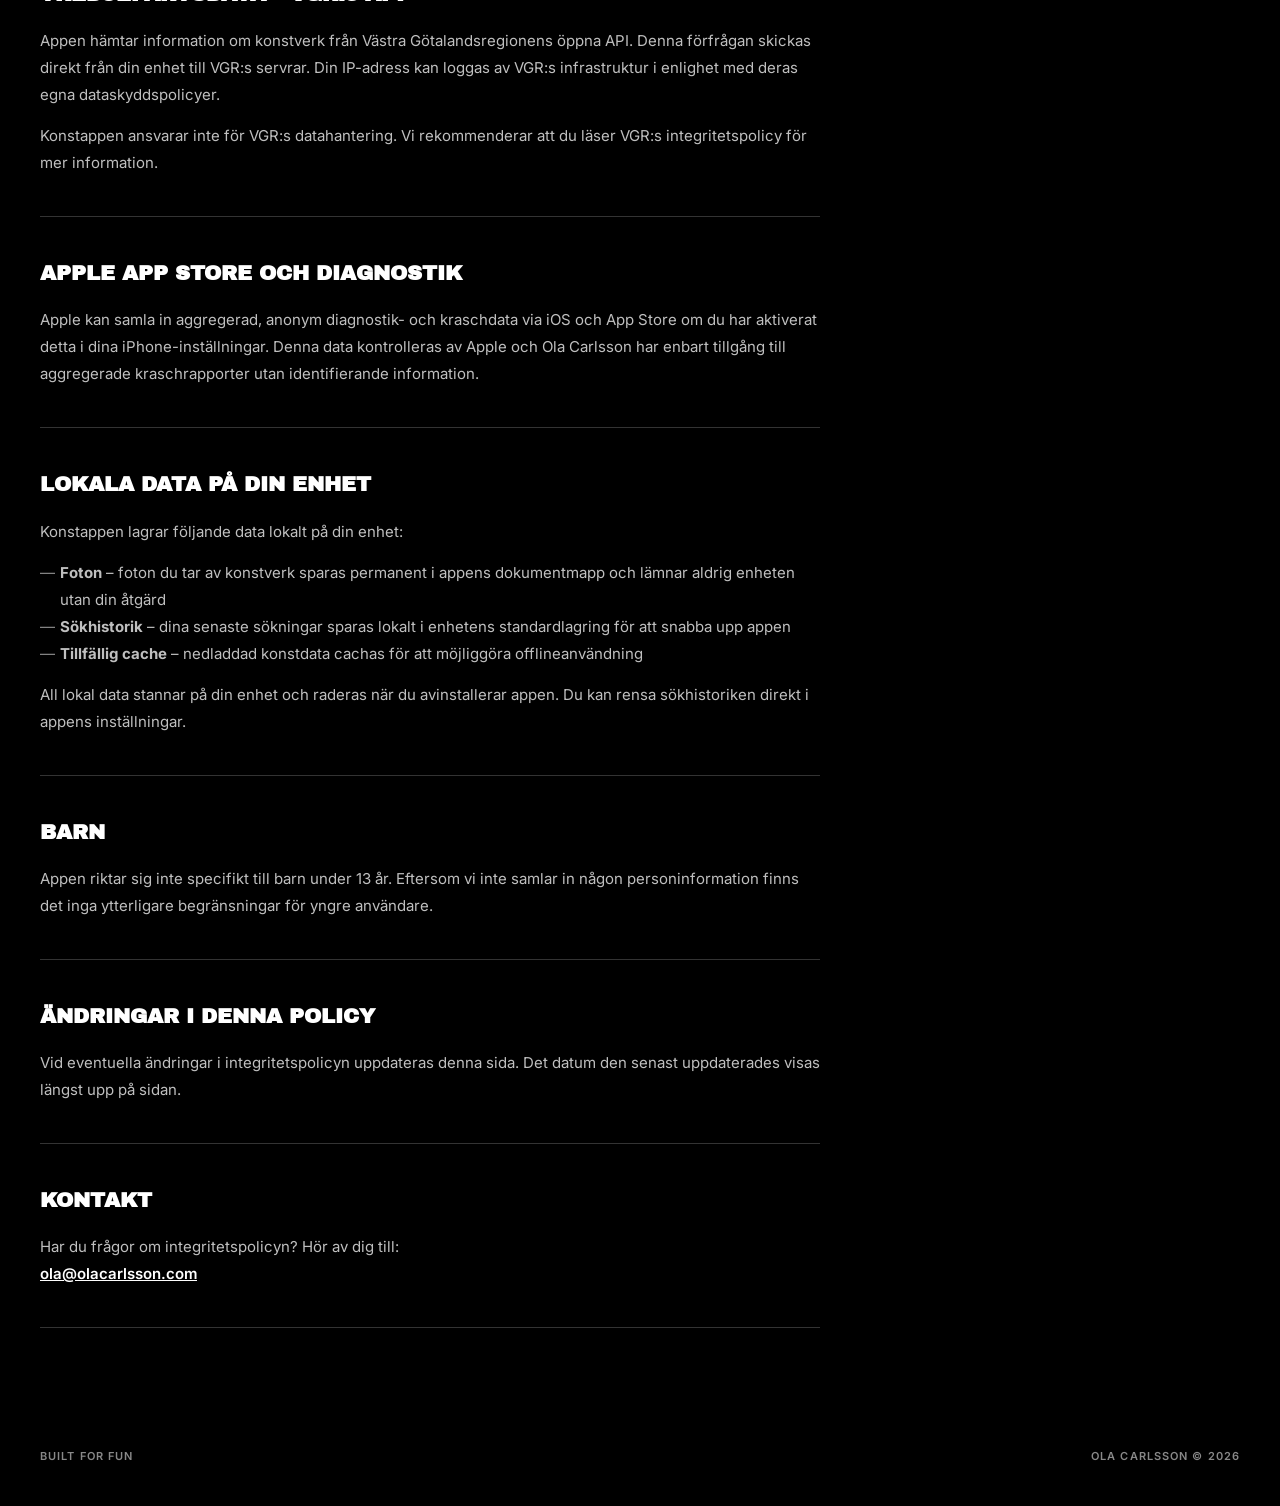
<file: konstappen/privacy/index.html>
<!DOCTYPE html>
<html lang="sv">

<head>
    <meta charset="UTF-8">
    <meta name="viewport" content="width=device-width, initial-scale=1.0">
    <title>Integritetspolicy – Konstappen</title>
    <meta name="description" content="Integritetspolicy för Konstappen – iOS-appen för VGR:s konstsamling.">
    <link rel="preconnect" href="https://fonts.googleapis.com">
    <link rel="preconnect" href="https://fonts.gstatic.com" crossorigin>
    <link href="https://fonts.googleapis.com/css2?family=Archivo+Black&family=Inter:wght@400;600&display=swap"
        rel="stylesheet">
    <link rel="stylesheet" href="../../style.css">
    <style>
        .page-hero {
            padding: 60px 0 50px;
            border-bottom: 1px solid var(--divider);
            margin-bottom: 70px;
        }

        .page-badge {
            display: block;
            font-size: 11px;
            font-weight: 600;
            letter-spacing: 0.15em;
            color: var(--text-muted);
            margin-bottom: 16px;
        }

        .page-title {
            font-family: var(--font-heading);
            font-size: clamp(2rem, 7vw, 5rem);
            line-height: 0.9;
            letter-spacing: -0.02em;
        }

        .policy-sections {
            max-width: 780px;
        }

        .policy-section {
            border-top: 1px solid var(--divider);
            padding: 40px 0;
        }

        .policy-section:last-child {
            border-bottom: 1px solid var(--divider);
        }

        .policy-heading {
            font-family: var(--font-heading);
            font-size: 1.3rem;
            margin-bottom: 16px;
        }

        .policy-text {
            font-size: 15px;
            color: rgba(255,255,255,0.75);
            line-height: 1.8;
        }

        .policy-text + .policy-text {
            margin-top: 14px;
        }

        .policy-list {
            list-style: none;
            margin-top: 14px;
        }

        .policy-list li {
            font-size: 15px;
            color: rgba(255,255,255,0.75);
            line-height: 1.8;
            padding-left: 20px;
            position: relative;
        }

        .policy-list li::before {
            content: '—';
            position: absolute;
            left: 0;
            color: var(--text-muted);
        }

        .updated-date {
            font-size: 11px;
            font-weight: 600;
            letter-spacing: 0.1em;
            color: var(--text-muted);
            margin-bottom: 60px;
        }

        .back-link {
            display: inline-block;
            font-size: 11px;
            font-weight: 600;
            letter-spacing: 0.1em;
            color: var(--text-muted);
            text-decoration: none;
            margin-bottom: 8px;
            transition: color 0.3s ease;
        }

        .back-link:hover {
            color: var(--text);
        }

        .nav-links {
            display: flex;
            gap: 30px;
            flex-wrap: wrap;
            margin-top: 6px;
            margin-bottom: 50px;
        }

        .nav-link {
            font-size: 11px;
            font-weight: 600;
            letter-spacing: 0.1em;
            color: var(--text-muted);
            text-decoration: none;
            transition: color 0.3s ease;
        }

        .nav-link:hover {
            color: var(--text);
        }

        .nav-link.current {
            color: var(--text);
            border-bottom: 1px solid var(--text);
            padding-bottom: 2px;
        }
    </style>
</head>

<body>
    <div class="site-wrapper">
        <header class="main-header">
            <div class="header-metadata">
                <span class="meta-item">FOLIO / 2026</span>
                <span class="meta-item">AUTHOR / OLA CARLSSON</span>
                <span class="meta-item">BASE / SWEDEN</span>
            </div>
            <div class="header-divider"></div>
        </header>

        <main>
            <a href="../" class="back-link">← KONSTAPPEN</a>
            <div class="nav-links">
                <a href="../support/" class="nav-link">SUPPORT</a>
                <a href="../privacy/" class="nav-link current">INTEGRITETSPOLICY</a>
                <a href="../terms/" class="nav-link">ANVÄNDARVILLKOR</a>
            </div>

            <section class="page-hero">
                <span class="page-badge">KONSTAPPEN / INTEGRITETSPOLICY</span>
                <h1 class="page-title">INTEGRITETS&shy;POLICY</h1>
            </section>

            <p class="updated-date">SENAST UPPDATERAD / MARS 2026</p>

            <div class="policy-sections">
                <div class="policy-section">
                    <h2 class="policy-heading">INLEDNING</h2>
                    <p class="policy-text">
                        Konstappen är utvecklad av Ola Carlsson som ett fritidsprojekt. Din integritet är viktig. Denna policy förklarar vilken information appen samlar in, hur den används och dina rättigheter.
                    </p>
                    <p class="policy-text">
                        Kortversionen: vi samlar inte in personuppgifter och du behöver inget konto. Appen lagrar viss data lokalt på din enhet och synkroniserar den via ditt privata iCloud-konto.
                    </p>
                </div>

                <div class="policy-section">
                    <h2 class="policy-heading">INFORMATION VI SAMLAR IN</h2>
                    <p class="policy-text">Konstappen samlar <strong>inte</strong> in personuppgifter på våra servrar. Specifikt:</p>
                    <ul class="policy-list">
                        <li>Inget konto eller inloggning krävs</li>
                        <li>Vi samlar inte in namn, e-post eller annan identifierande information</li>
                        <li>Din data lagras enbart lokalt på din enhet och i ditt eget iCloud-konto</li>
                        <li>Vi delar inte data med tredje part i marknadsföringssyfte</li>
                    </ul>
                </div>

                <div class="policy-section">
                    <h2 class="policy-heading">iCLOUD OCH SYNKRONISERING</h2>
                    <p class="policy-text">
                        Konstappen använder Apples CloudKit för att synkronisera din data mellan dina enheter via ditt privata iCloud-konto. Följande synkroniseras:
                    </p>
                    <ul class="policy-list">
                        <li>Dina konstlistor och samlingar</li>
                        <li>Sparade konstverk</li>
                        <li>Rum och platser du skapat</li>
                        <li>Kommentarer du lagt till på listor</li>
                    </ul>
                    <p class="policy-text" style="margin-top: 14px;">
                        Denna data lagras i din privata CloudKit-databas och är inte tillgänglig för oss eller någon annan. Den styrs av Apples egna dataskyddsvillkor och iCloud-policy.
                    </p>
                </div>

                <div class="policy-section">
                    <h2 class="policy-heading">TREDJEPARTSDATA – VGR:s API</h2>
                    <p class="policy-text">
                        Appen hämtar information om konstverk från Västra Götalandsregionens öppna API. Denna förfrågan skickas direkt från din enhet till VGR:s servrar. Din IP-adress kan loggas av VGR:s infrastruktur i enlighet med deras egna dataskyddspolicyer.
                    </p>
                    <p class="policy-text">
                        Konstappen ansvarar inte för VGR:s datahantering. Vi rekommenderar att du läser VGR:s integritetspolicy för mer information.
                    </p>
                </div>

                <div class="policy-section">
                    <h2 class="policy-heading">APPLE APP STORE OCH DIAGNOSTIK</h2>
                    <p class="policy-text">
                        Apple kan samla in aggregerad, anonym diagnostik- och kraschdata via iOS och App Store om du har aktiverat detta i dina iPhone-inställningar. Denna data kontrolleras av Apple och Ola Carlsson har enbart tillgång till aggregerade kraschrapporter utan identifierande information.
                    </p>
                </div>

                <div class="policy-section">
                    <h2 class="policy-heading">LOKALA DATA PÅ DIN ENHET</h2>
                    <p class="policy-text">Konstappen lagrar följande data lokalt på din enhet:</p>
                    <ul class="policy-list">
                        <li><strong>Foton</strong> – foton du tar av konstverk sparas permanent i appens dokumentmapp och lämnar aldrig enheten utan din åtgärd</li>
                        <li><strong>Sökhistorik</strong> – dina senaste sökningar sparas lokalt i enhetens standardlagring för att snabba upp appen</li>
                        <li><strong>Tillfällig cache</strong> – nedladdad konstdata cachas för att möjliggöra offlineanvändning</li>
                    </ul>
                    <p class="policy-text" style="margin-top: 14px;">
                        All lokal data stannar på din enhet och raderas när du avinstallerar appen. Du kan rensa sökhistoriken direkt i appens inställningar.
                    </p>
                </div>

                <div class="policy-section">
                    <h2 class="policy-heading">BARN</h2>
                    <p class="policy-text">
                        Appen riktar sig inte specifikt till barn under 13 år. Eftersom vi inte samlar in någon personinformation finns det inga ytterligare begränsningar för yngre användare.
                    </p>
                </div>

                <div class="policy-section">
                    <h2 class="policy-heading">ÄNDRINGAR I DENNA POLICY</h2>
                    <p class="policy-text">
                        Vid eventuella ändringar i integritetspolicyn uppdateras denna sida. Det datum den senast uppdaterades visas längst upp på sidan.
                    </p>
                </div>

                <div class="policy-section">
                    <h2 class="policy-heading">KONTAKT</h2>
                    <p class="policy-text">
                        Har du frågor om integritetspolicyn? Hör av dig till:<br>
                        <a href="mailto:ola@olacarlsson.com" style="color: var(--text); font-weight: 600;">ola@olacarlsson.com</a>
                    </p>
                </div>
            </div>
        </main>

        <footer class="main-footer">
            <div class="footer-metadata">
                <span class="meta-item">BUILT FOR FUN</span>
                <span class="meta-item">OLA CARLSSON © 2026</span>
            </div>
        </footer>
    </div>
</body>

</html>
</file>
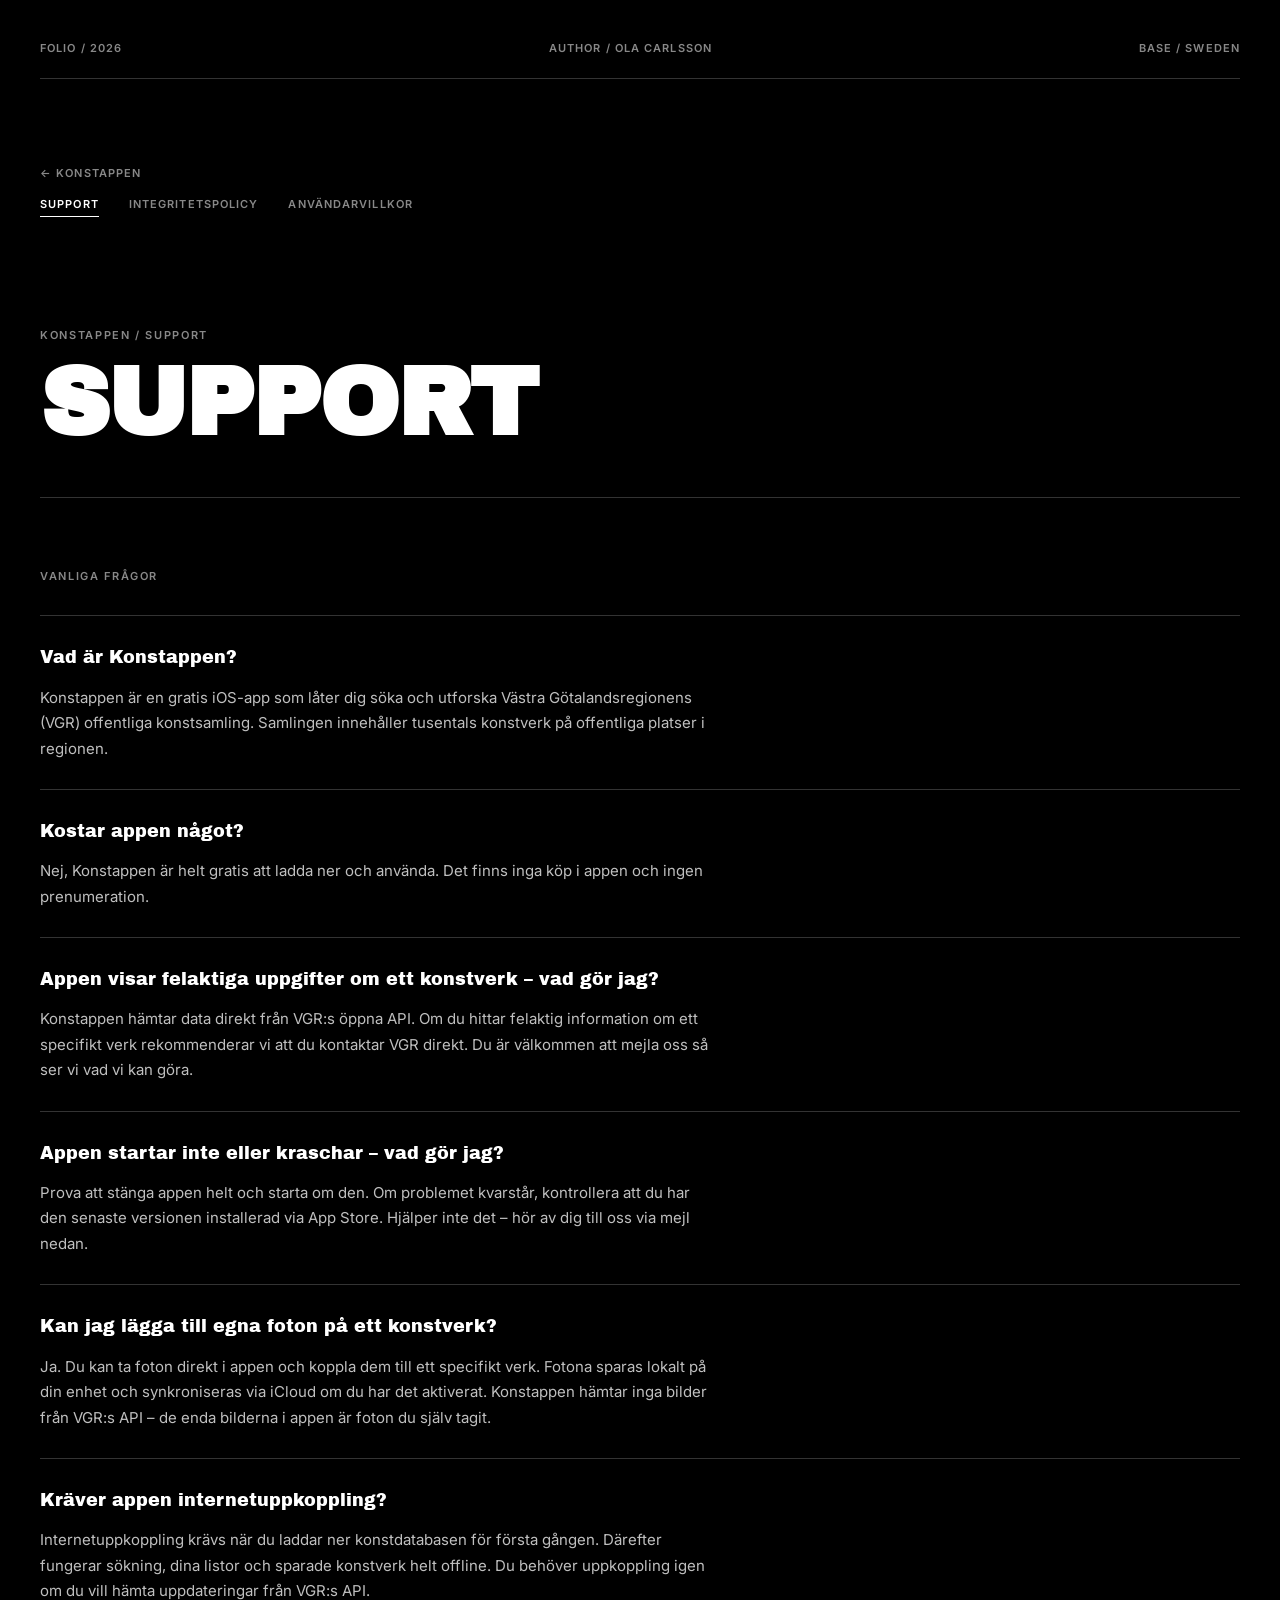
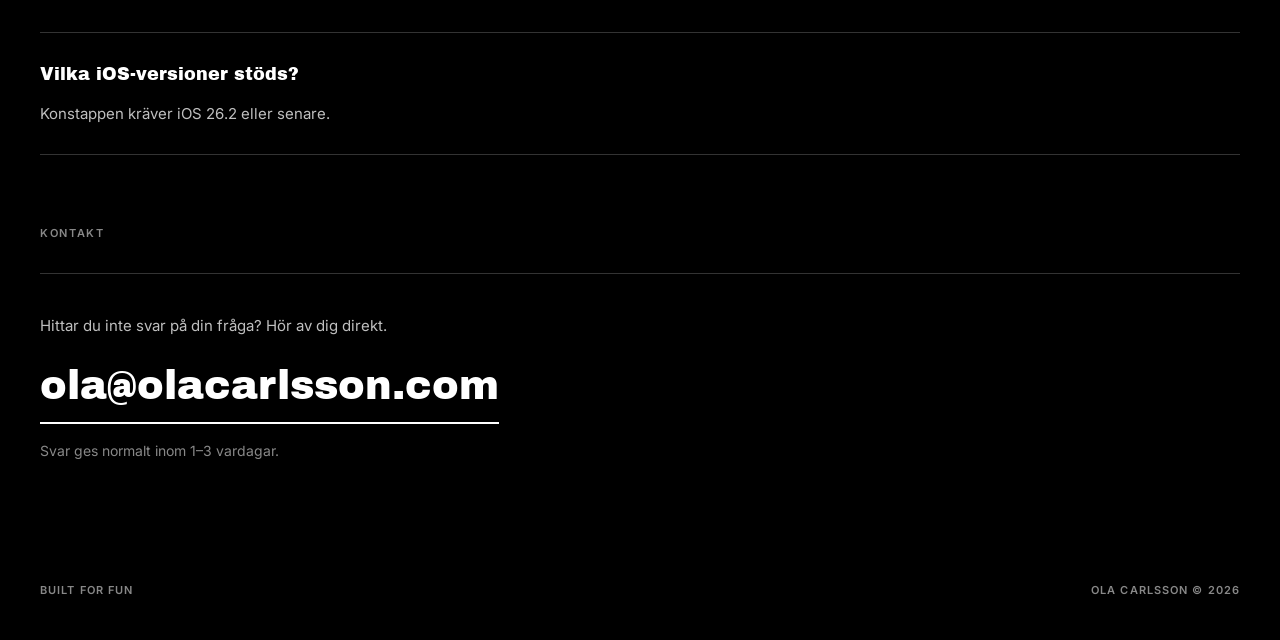
<file: konstappen/support/index.html>
<!DOCTYPE html>
<html lang="sv">

<head>
    <meta charset="UTF-8">
    <meta name="viewport" content="width=device-width, initial-scale=1.0">
    <title>Support – Konstappen</title>
    <meta name="description" content="Support och hjälp för Konstappen – iOS-appen för VGR:s konstsamling.">
    <link rel="preconnect" href="https://fonts.googleapis.com">
    <link rel="preconnect" href="https://fonts.gstatic.com" crossorigin>
    <link href="https://fonts.googleapis.com/css2?family=Archivo+Black&family=Inter:wght@400;600&display=swap"
        rel="stylesheet">
    <link rel="stylesheet" href="../../style.css">
    <style>
        .page-hero {
            padding: 60px 0 50px;
            border-bottom: 1px solid var(--divider);
            margin-bottom: 70px;
        }

        .page-badge {
            display: block;
            font-size: 11px;
            font-weight: 600;
            letter-spacing: 0.15em;
            color: var(--text-muted);
            margin-bottom: 16px;
        }

        .page-title {
            font-family: var(--font-heading);
            font-size: clamp(2.5rem, 8vw, 6rem);
            line-height: 0.9;
            letter-spacing: -0.02em;
        }

        .content-section {
            margin-bottom: 70px;
        }

        .section-label {
            font-size: 11px;
            font-weight: 600;
            letter-spacing: 0.15em;
            color: var(--text-muted);
            margin-bottom: 30px;
        }

        .faq-list {
            list-style: none;
        }

        .faq-item {
            border-top: 1px solid var(--divider);
            padding: 28px 0;
        }

        .faq-item:last-child {
            border-bottom: 1px solid var(--divider);
        }

        .faq-q {
            font-family: var(--font-heading);
            font-size: 1.1rem;
            margin-bottom: 12px;
        }

        .faq-a {
            font-size: 15px;
            color: rgba(255,255,255,0.75);
            line-height: 1.7;
            max-width: 680px;
        }

        .contact-block {
            border-top: 1px solid var(--divider);
            padding-top: 40px;
        }

        .contact-email {
            font-family: var(--font-heading);
            font-size: clamp(1.4rem, 4vw, 2.5rem);
            color: var(--text);
            text-decoration: none;
            border-bottom: 2px solid var(--text);
            padding-bottom: 4px;
            display: inline-block;
            margin-top: 16px;
            transition: opacity 0.3s ease;
        }

        .contact-email:hover {
            opacity: 0.6;
        }

        .contact-note {
            font-size: 14px;
            color: var(--text-muted);
            margin-top: 16px;
        }

        .back-link {
            display: inline-block;
            font-size: 11px;
            font-weight: 600;
            letter-spacing: 0.1em;
            color: var(--text-muted);
            text-decoration: none;
            margin-bottom: 8px;
            transition: color 0.3s ease;
        }

        .back-link:hover {
            color: var(--text);
        }

        .nav-links {
            display: flex;
            gap: 30px;
            flex-wrap: wrap;
            margin-top: 6px;
            margin-bottom: 50px;
        }

        .nav-link {
            font-size: 11px;
            font-weight: 600;
            letter-spacing: 0.1em;
            color: var(--text-muted);
            text-decoration: none;
            transition: color 0.3s ease;
        }

        .nav-link:hover {
            color: var(--text);
        }

        .nav-link.current {
            color: var(--text);
            border-bottom: 1px solid var(--text);
            padding-bottom: 2px;
        }
    </style>
</head>

<body>
    <div class="site-wrapper">
        <header class="main-header">
            <div class="header-metadata">
                <span class="meta-item">FOLIO / 2026</span>
                <span class="meta-item">AUTHOR / OLA CARLSSON</span>
                <span class="meta-item">BASE / SWEDEN</span>
            </div>
            <div class="header-divider"></div>
        </header>

        <main>
            <a href="../" class="back-link">← KONSTAPPEN</a>
            <div class="nav-links">
                <a href="../support/" class="nav-link current">SUPPORT</a>
                <a href="../privacy/" class="nav-link">INTEGRITETSPOLICY</a>
                <a href="../terms/" class="nav-link">ANVÄNDARVILLKOR</a>
            </div>

            <section class="page-hero">
                <span class="page-badge">KONSTAPPEN / SUPPORT</span>
                <h1 class="page-title">SUPPORT</h1>
            </section>

            <section class="content-section">
                <p class="section-label">VANLIGA FRÅGOR</p>
                <ul class="faq-list">
                    <li class="faq-item">
                        <p class="faq-q">Vad är Konstappen?</p>
                        <p class="faq-a">Konstappen är en gratis iOS-app som låter dig söka och utforska Västra Götalandsregionens (VGR) offentliga konstsamling. Samlingen innehåller tusentals konstverk på offentliga platser i regionen.</p>
                    </li>
                    <li class="faq-item">
                        <p class="faq-q">Kostar appen något?</p>
                        <p class="faq-a">Nej, Konstappen är helt gratis att ladda ner och använda. Det finns inga köp i appen och ingen prenumeration.</p>
                    </li>
                    <li class="faq-item">
                        <p class="faq-q">Appen visar felaktiga uppgifter om ett konstverk – vad gör jag?</p>
                        <p class="faq-a">Konstappen hämtar data direkt från VGR:s öppna API. Om du hittar felaktig information om ett specifikt verk rekommenderar vi att du kontaktar VGR direkt. Du är välkommen att mejla oss så ser vi vad vi kan göra.</p>
                    </li>
                    <li class="faq-item">
                        <p class="faq-q">Appen startar inte eller kraschar – vad gör jag?</p>
                        <p class="faq-a">Prova att stänga appen helt och starta om den. Om problemet kvarstår, kontrollera att du har den senaste versionen installerad via App Store. Hjälper inte det – hör av dig till oss via mejl nedan.</p>
                    </li>
                    <li class="faq-item">
                        <p class="faq-q">Kan jag lägga till egna foton på ett konstverk?</p>
                        <p class="faq-a">Ja. Du kan ta foton direkt i appen och koppla dem till ett specifikt verk. Fotona sparas lokalt på din enhet och synkroniseras via iCloud om du har det aktiverat. Konstappen hämtar inga bilder från VGR:s API – de enda bilderna i appen är foton du själv tagit.</p>
                    </li>
                    <li class="faq-item">
                        <p class="faq-q">Kräver appen internetuppkoppling?</p>
                        <p class="faq-a">Internetuppkoppling krävs när du laddar ner konstdatabasen för första gången. Därefter fungerar sökning, dina listor och sparade konstverk helt offline. Du behöver uppkoppling igen om du vill hämta uppdateringar från VGR:s API.</p>
                    </li>
                    <li class="faq-item">
                        <p class="faq-q">Vilka iOS-versioner stöds?</p>
                        <p class="faq-a">Konstappen kräver iOS 26.2 eller senare.</p>
                    </li>
                </ul>
            </section>

            <section class="content-section">
                <p class="section-label">KONTAKT</p>
                <div class="contact-block">
                    <p style="font-size: 15px; color: rgba(255,255,255,0.75);">Hittar du inte svar på din fråga? Hör av dig direkt.</p>
                    <a href="mailto:ola@olacarlsson.com" class="contact-email">ola@olacarlsson.com</a>
                    <p class="contact-note">Svar ges normalt inom 1–3 vardagar.</p>
                </div>
            </section>
        </main>

        <footer class="main-footer">
            <div class="footer-metadata">
                <span class="meta-item">BUILT FOR FUN</span>
                <span class="meta-item">OLA CARLSSON © 2026</span>
            </div>
        </footer>
    </div>
</body>

</html>
</file>
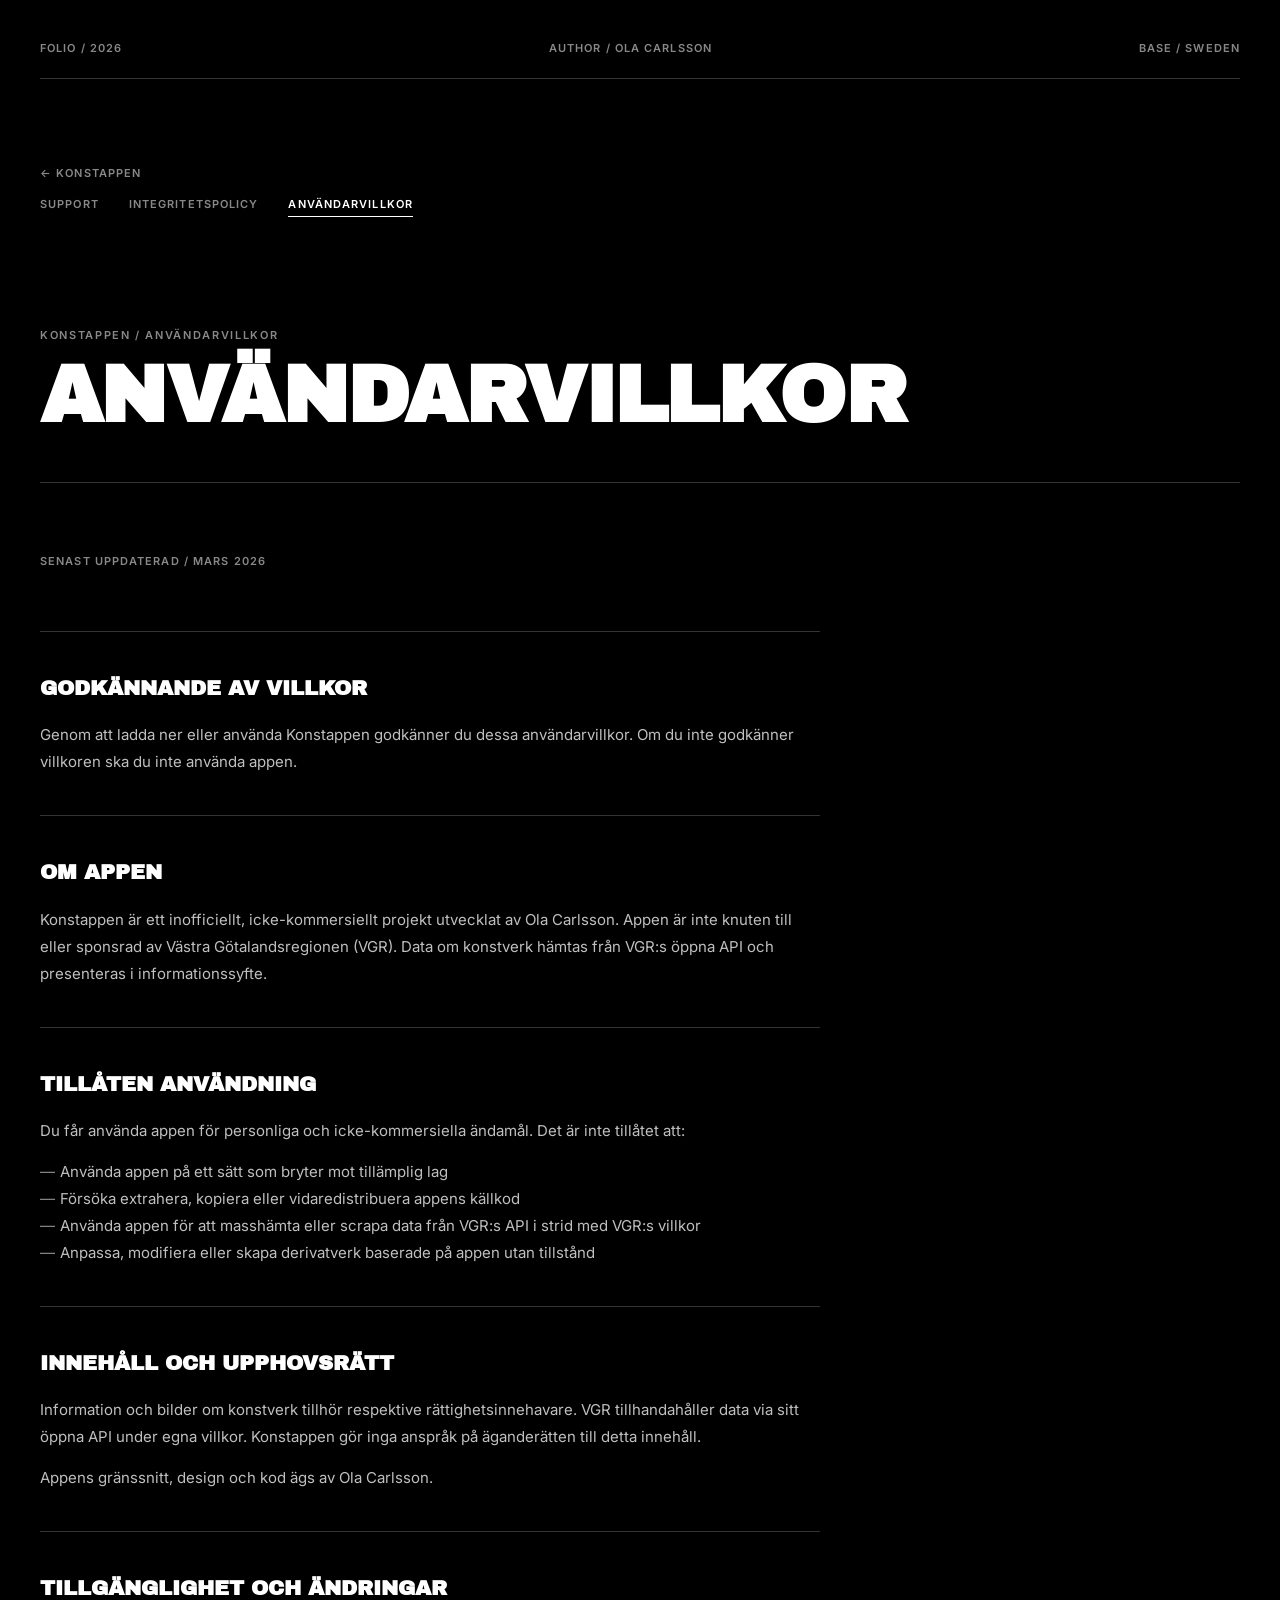
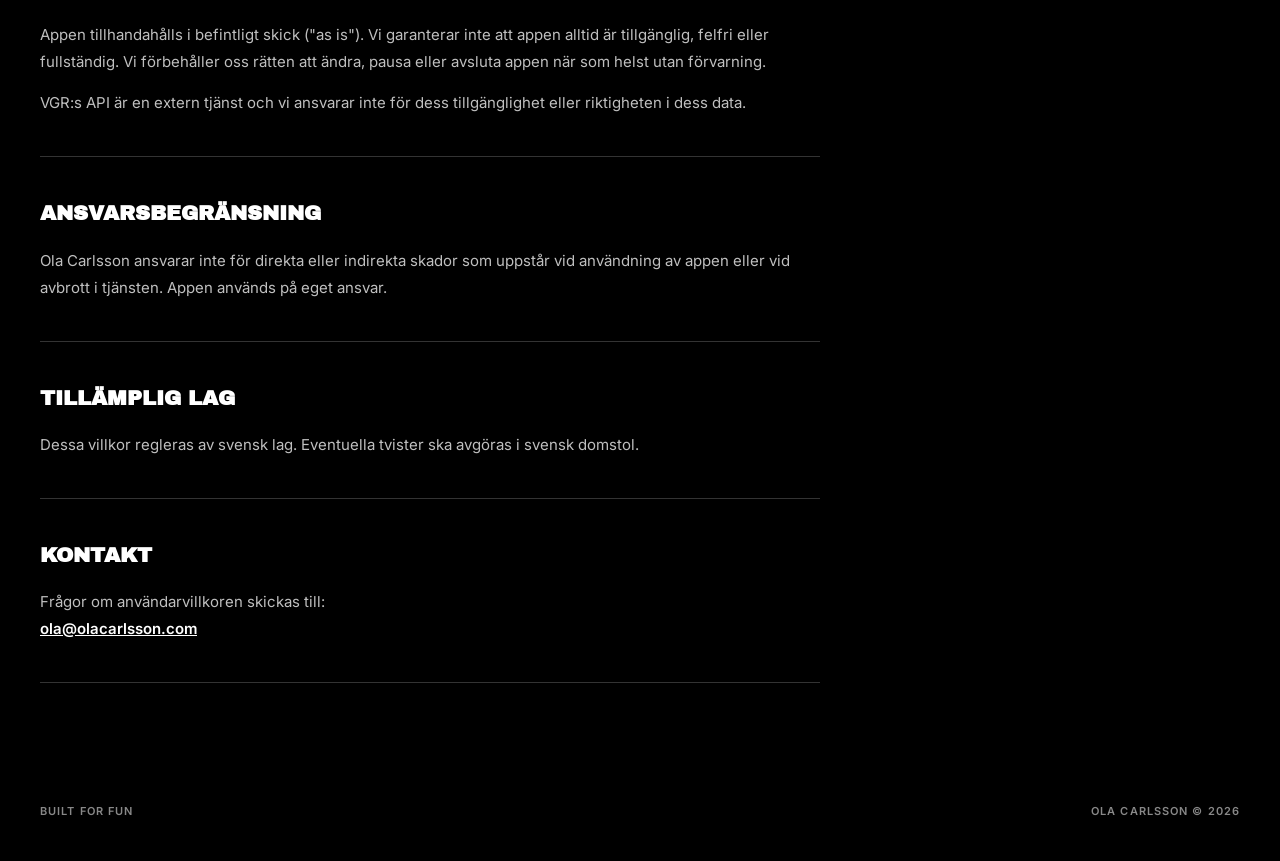
<file: konstappen/terms/index.html>
<!DOCTYPE html>
<html lang="sv">

<head>
    <meta charset="UTF-8">
    <meta name="viewport" content="width=device-width, initial-scale=1.0">
    <title>Användarvillkor – Konstappen</title>
    <meta name="description" content="Användarvillkor för Konstappen – iOS-appen för VGR:s konstsamling.">
    <link rel="preconnect" href="https://fonts.googleapis.com">
    <link rel="preconnect" href="https://fonts.gstatic.com" crossorigin>
    <link href="https://fonts.googleapis.com/css2?family=Archivo+Black&family=Inter:wght@400;600&display=swap"
        rel="stylesheet">
    <link rel="stylesheet" href="../../style.css">
    <style>
        .page-hero {
            padding: 60px 0 50px;
            border-bottom: 1px solid var(--divider);
            margin-bottom: 70px;
        }

        .page-badge {
            display: block;
            font-size: 11px;
            font-weight: 600;
            letter-spacing: 0.15em;
            color: var(--text-muted);
            margin-bottom: 16px;
        }

        .page-title {
            font-family: var(--font-heading);
            font-size: clamp(2rem, 7vw, 5rem);
            line-height: 0.9;
            letter-spacing: -0.02em;
        }

        .policy-sections {
            max-width: 780px;
        }

        .policy-section {
            border-top: 1px solid var(--divider);
            padding: 40px 0;
        }

        .policy-section:last-child {
            border-bottom: 1px solid var(--divider);
        }

        .policy-heading {
            font-family: var(--font-heading);
            font-size: 1.3rem;
            margin-bottom: 16px;
        }

        .policy-text {
            font-size: 15px;
            color: rgba(255,255,255,0.75);
            line-height: 1.8;
        }

        .policy-text + .policy-text {
            margin-top: 14px;
        }

        .policy-list {
            list-style: none;
            margin-top: 14px;
        }

        .policy-list li {
            font-size: 15px;
            color: rgba(255,255,255,0.75);
            line-height: 1.8;
            padding-left: 20px;
            position: relative;
        }

        .policy-list li::before {
            content: '—';
            position: absolute;
            left: 0;
            color: var(--text-muted);
        }

        .updated-date {
            font-size: 11px;
            font-weight: 600;
            letter-spacing: 0.1em;
            color: var(--text-muted);
            margin-bottom: 60px;
        }

        .back-link {
            display: inline-block;
            font-size: 11px;
            font-weight: 600;
            letter-spacing: 0.1em;
            color: var(--text-muted);
            text-decoration: none;
            margin-bottom: 8px;
            transition: color 0.3s ease;
        }

        .back-link:hover {
            color: var(--text);
        }

        .nav-links {
            display: flex;
            gap: 30px;
            flex-wrap: wrap;
            margin-top: 6px;
            margin-bottom: 50px;
        }

        .nav-link {
            font-size: 11px;
            font-weight: 600;
            letter-spacing: 0.1em;
            color: var(--text-muted);
            text-decoration: none;
            transition: color 0.3s ease;
        }

        .nav-link:hover {
            color: var(--text);
        }

        .nav-link.current {
            color: var(--text);
            border-bottom: 1px solid var(--text);
            padding-bottom: 2px;
        }
    </style>
</head>

<body>
    <div class="site-wrapper">
        <header class="main-header">
            <div class="header-metadata">
                <span class="meta-item">FOLIO / 2026</span>
                <span class="meta-item">AUTHOR / OLA CARLSSON</span>
                <span class="meta-item">BASE / SWEDEN</span>
            </div>
            <div class="header-divider"></div>
        </header>

        <main>
            <a href="../" class="back-link">← KONSTAPPEN</a>
            <div class="nav-links">
                <a href="../support/" class="nav-link">SUPPORT</a>
                <a href="../privacy/" class="nav-link">INTEGRITETSPOLICY</a>
                <a href="../terms/" class="nav-link current">ANVÄNDARVILLKOR</a>
            </div>

            <section class="page-hero">
                <span class="page-badge">KONSTAPPEN / ANVÄNDARVILLKOR</span>
                <h1 class="page-title">ANVÄNDAR&shy;VILLKOR</h1>
            </section>

            <p class="updated-date">SENAST UPPDATERAD / MARS 2026</p>

            <div class="policy-sections">
                <div class="policy-section">
                    <h2 class="policy-heading">GODKÄNNANDE AV VILLKOR</h2>
                    <p class="policy-text">
                        Genom att ladda ner eller använda Konstappen godkänner du dessa användarvillkor. Om du inte godkänner villkoren ska du inte använda appen.
                    </p>
                </div>

                <div class="policy-section">
                    <h2 class="policy-heading">OM APPEN</h2>
                    <p class="policy-text">
                        Konstappen är ett inofficiellt, icke-kommersiellt projekt utvecklat av Ola Carlsson. Appen är inte knuten till eller sponsrad av Västra Götalandsregionen (VGR). Data om konstverk hämtas från VGR:s öppna API och presenteras i informationssyfte.
                    </p>
                </div>

                <div class="policy-section">
                    <h2 class="policy-heading">TILLÅTEN ANVÄNDNING</h2>
                    <p class="policy-text">Du får använda appen för personliga och icke-kommersiella ändamål. Det är inte tillåtet att:</p>
                    <ul class="policy-list">
                        <li>Använda appen på ett sätt som bryter mot tillämplig lag</li>
                        <li>Försöka extrahera, kopiera eller vidaredistribuera appens källkod</li>
                        <li>Använda appen för att masshämta eller scrapa data från VGR:s API i strid med VGR:s villkor</li>
                        <li>Anpassa, modifiera eller skapa derivatverk baserade på appen utan tillstånd</li>
                    </ul>
                </div>

                <div class="policy-section">
                    <h2 class="policy-heading">INNEHÅLL OCH UPPHOVSRÄTT</h2>
                    <p class="policy-text">
                        Information och bilder om konstverk tillhör respektive rättighetsinnehavare. VGR tillhandahåller data via sitt öppna API under egna villkor. Konstappen gör inga anspråk på äganderätten till detta innehåll.
                    </p>
                    <p class="policy-text">
                        Appens gränssnitt, design och kod ägs av Ola Carlsson.
                    </p>
                </div>

                <div class="policy-section">
                    <h2 class="policy-heading">TILLGÄNGLIGHET OCH ÄNDRINGAR</h2>
                    <p class="policy-text">
                        Appen tillhandahålls i befintligt skick ("as is"). Vi garanterar inte att appen alltid är tillgänglig, felfri eller fullständig. Vi förbehåller oss rätten att ändra, pausa eller avsluta appen när som helst utan förvarning.
                    </p>
                    <p class="policy-text">
                        VGR:s API är en extern tjänst och vi ansvarar inte för dess tillgänglighet eller riktigheten i dess data.
                    </p>
                </div>

                <div class="policy-section">
                    <h2 class="policy-heading">ANSVARSBEGRÄNSNING</h2>
                    <p class="policy-text">
                        Ola Carlsson ansvarar inte för direkta eller indirekta skador som uppstår vid användning av appen eller vid avbrott i tjänsten. Appen används på eget ansvar.
                    </p>
                </div>

                <div class="policy-section">
                    <h2 class="policy-heading">TILLÄMPLIG LAG</h2>
                    <p class="policy-text">
                        Dessa villkor regleras av svensk lag. Eventuella tvister ska avgöras i svensk domstol.
                    </p>
                </div>

                <div class="policy-section">
                    <h2 class="policy-heading">KONTAKT</h2>
                    <p class="policy-text">
                        Frågor om användarvillkoren skickas till:<br>
                        <a href="mailto:ola@olacarlsson.com" style="color: var(--text); font-weight: 600;">ola@olacarlsson.com</a>
                    </p>
                </div>
            </div>
        </main>

        <footer class="main-footer">
            <div class="footer-metadata">
                <span class="meta-item">BUILT FOR FUN</span>
                <span class="meta-item">OLA CARLSSON © 2026</span>
            </div>
        </footer>
    </div>
</body>

</html>
</file>
<file: style.css>
:root {
    --bg: #000;
    --text: #fff;
    --text-muted: #888;
    --divider: rgba(255, 255, 255, 0.2);
    --font-heading: 'Archivo Black', sans-serif;
    --font-body: 'Inter', sans-serif;
}

* {
    margin: 0;
    padding: 0;
    box-sizing: border-box;
}

body {
    background-color: var(--bg);
    color: var(--text);
    font-family: var(--font-body);
    line-height: 1.6;
    -webkit-font-smoothing: antialiased;
    -webkit-tap-highlight-color: transparent;
}

.site-wrapper {
    max-width: 1400px;
    margin: 0 auto;
    padding: 40px;
}

/* Header */
.main-header {
    margin-bottom: 80px;
}

.header-metadata {
    display: flex;
    justify-content: space-between;
    font-size: 11px;
    font-weight: 600;
    letter-spacing: 0.1em;
    color: var(--text-muted);
    padding-bottom: 20px;
}

.header-divider {
    height: 1px;
    background-color: var(--divider);
}

/* Project Stack */
.project-stack {
    display: flex;
    flex-direction: column;
}

.project-item {
    margin-bottom: 80px;
}

.project-link {
    text-decoration: none;
    color: inherit;
    display: block;
    transition: opacity 0.3s ease;
    touch-action: manipulation;
}

.project-link:hover {
    opacity: 0.7;
}

.project-header {
    margin-bottom: 20px;
}

.project-type {
    display: block;
    font-size: 11px;
    font-weight: 600;
    letter-spacing: 0.15em;
    color: var(--text-muted);
    margin-bottom: 10px;
}

.project-title {
    font-family: var(--font-heading);
    font-size: clamp(2rem, 8vw, 6rem);
    line-height: 0.9;
    letter-spacing: -0.02em;
}

.project-body {
    display: flex;
    justify-content: space-between;
    align-items: flex-end;
    margin-top: 20px;
}

.project-description {
    font-size: 16px;
    max-width: 600px;
}

.project-action {
    font-size: 13px;
    font-weight: 600;
    letter-spacing: 0.05em;
    border-bottom: 1px solid var(--text);
    padding-bottom: 4px;
}

.project-divider {
    height: 1px;
    background-color: var(--divider);
    margin-top: 40px;
}

/* Footer */
.main-footer {
    margin-top: 80px;
    padding-top: 40px;
}

.footer-metadata {
    display: flex;
    justify-content: space-between;
    font-size: 11px;
    font-weight: 600;
    letter-spacing: 0.1em;
    color: var(--text-muted);
}

/* Responsive */
@media (max-width: 768px) {
    .site-wrapper {
        padding: 30px 20px;
    }

    .main-header {
        margin-bottom: 40px;
    }

    .header-metadata {
        flex-direction: column;
        gap: 10px;
    }

    .project-item {
        margin-bottom: 40px;
    }

    .project-title {
        font-size: clamp(1.5rem, 7vw, 3rem);
        overflow-wrap: break-word;
        word-break: break-word;
    }

    .project-body {
        flex-direction: column;
        align-items: flex-start;
        gap: 20px;
    }

    .project-divider {
        margin-top: 30px;
    }

    .main-footer {
        margin-top: 40px;
        padding-top: 20px;
    }

    .footer-metadata {
        flex-direction: column;
        gap: 10px;
    }
}
</file>
